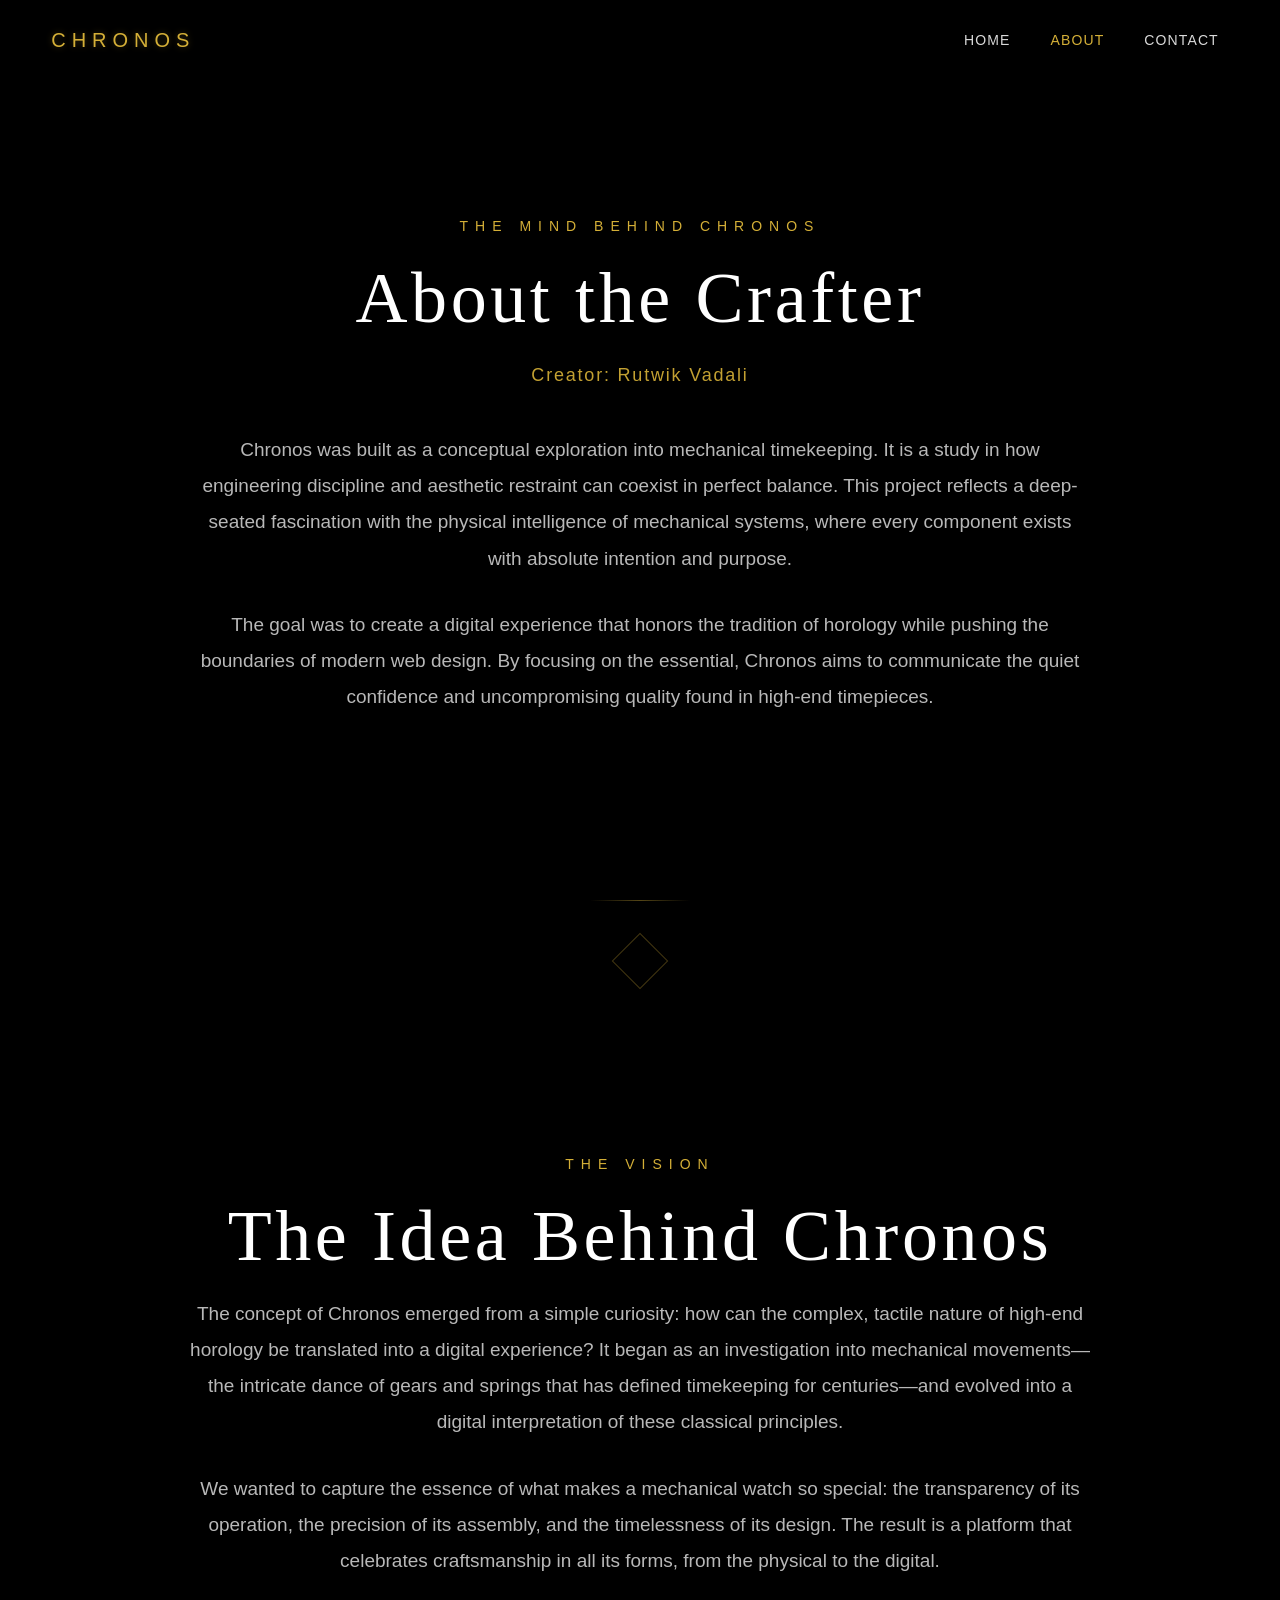
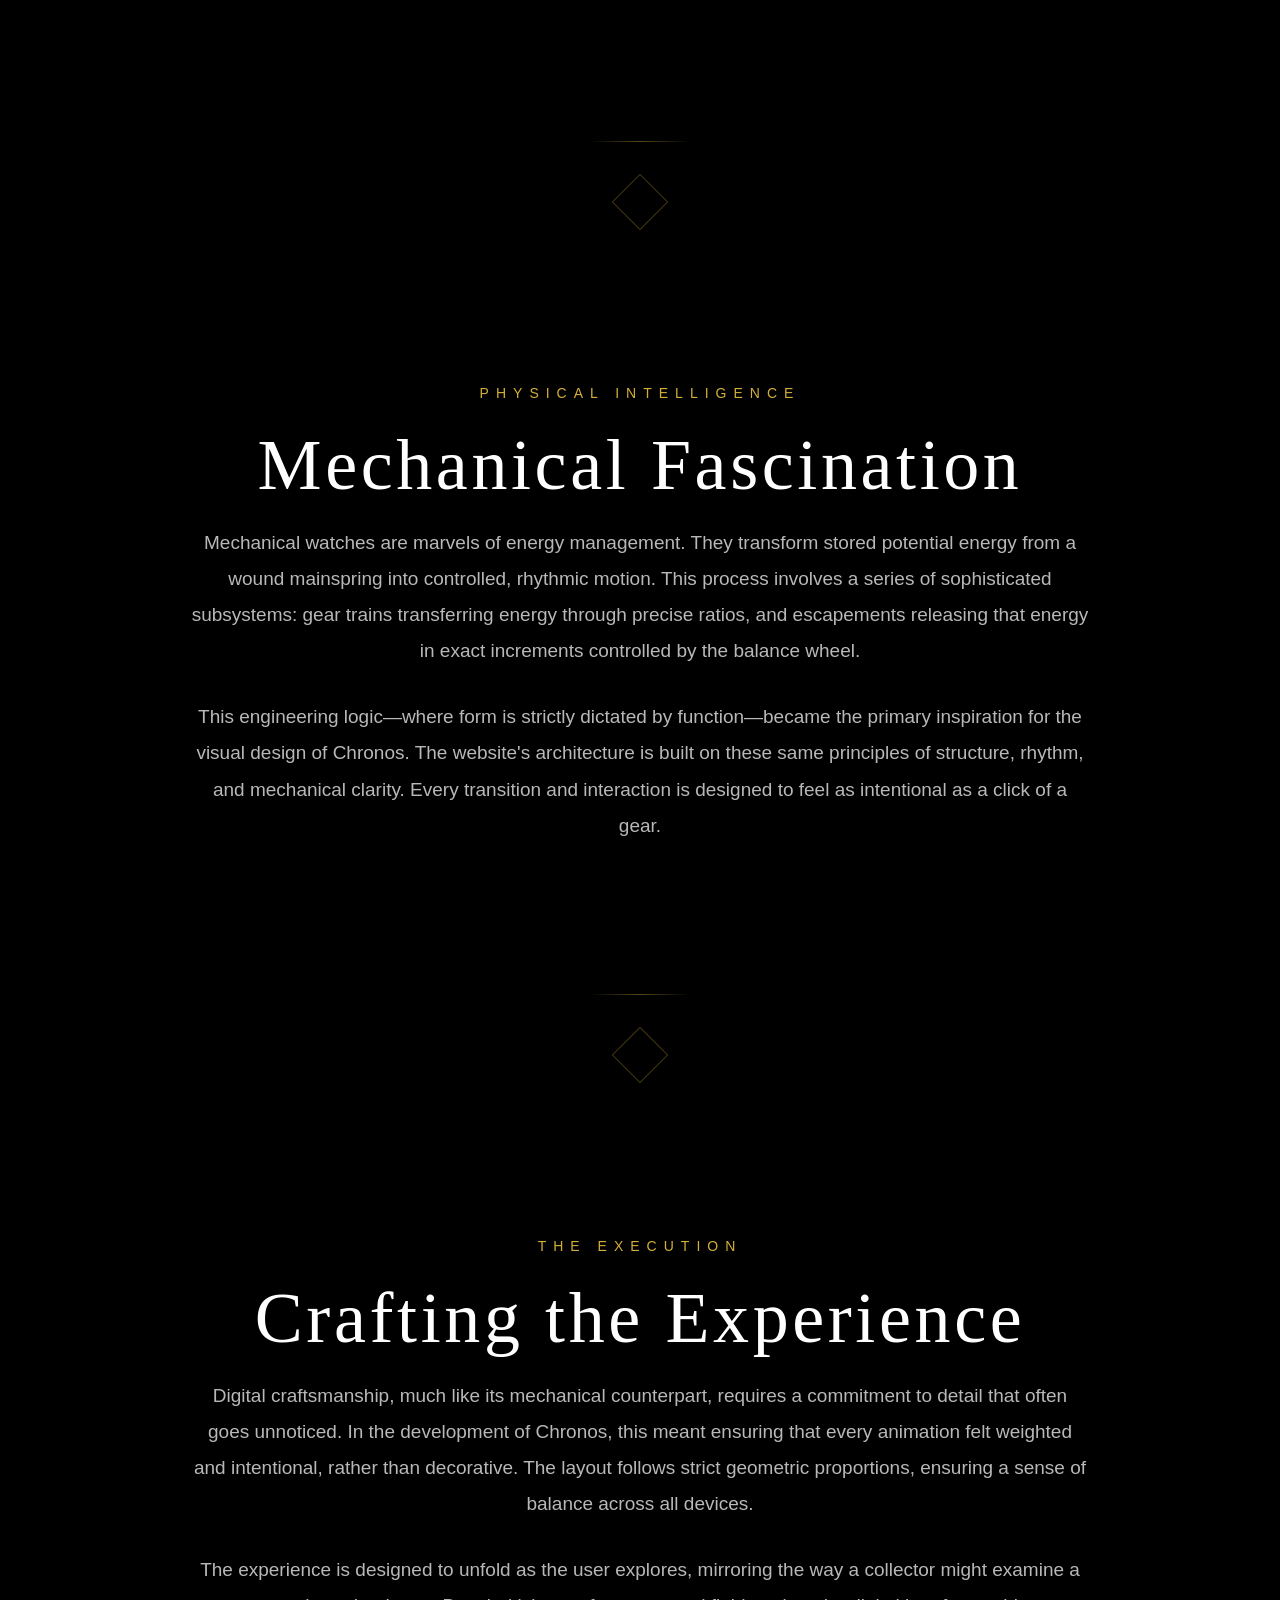
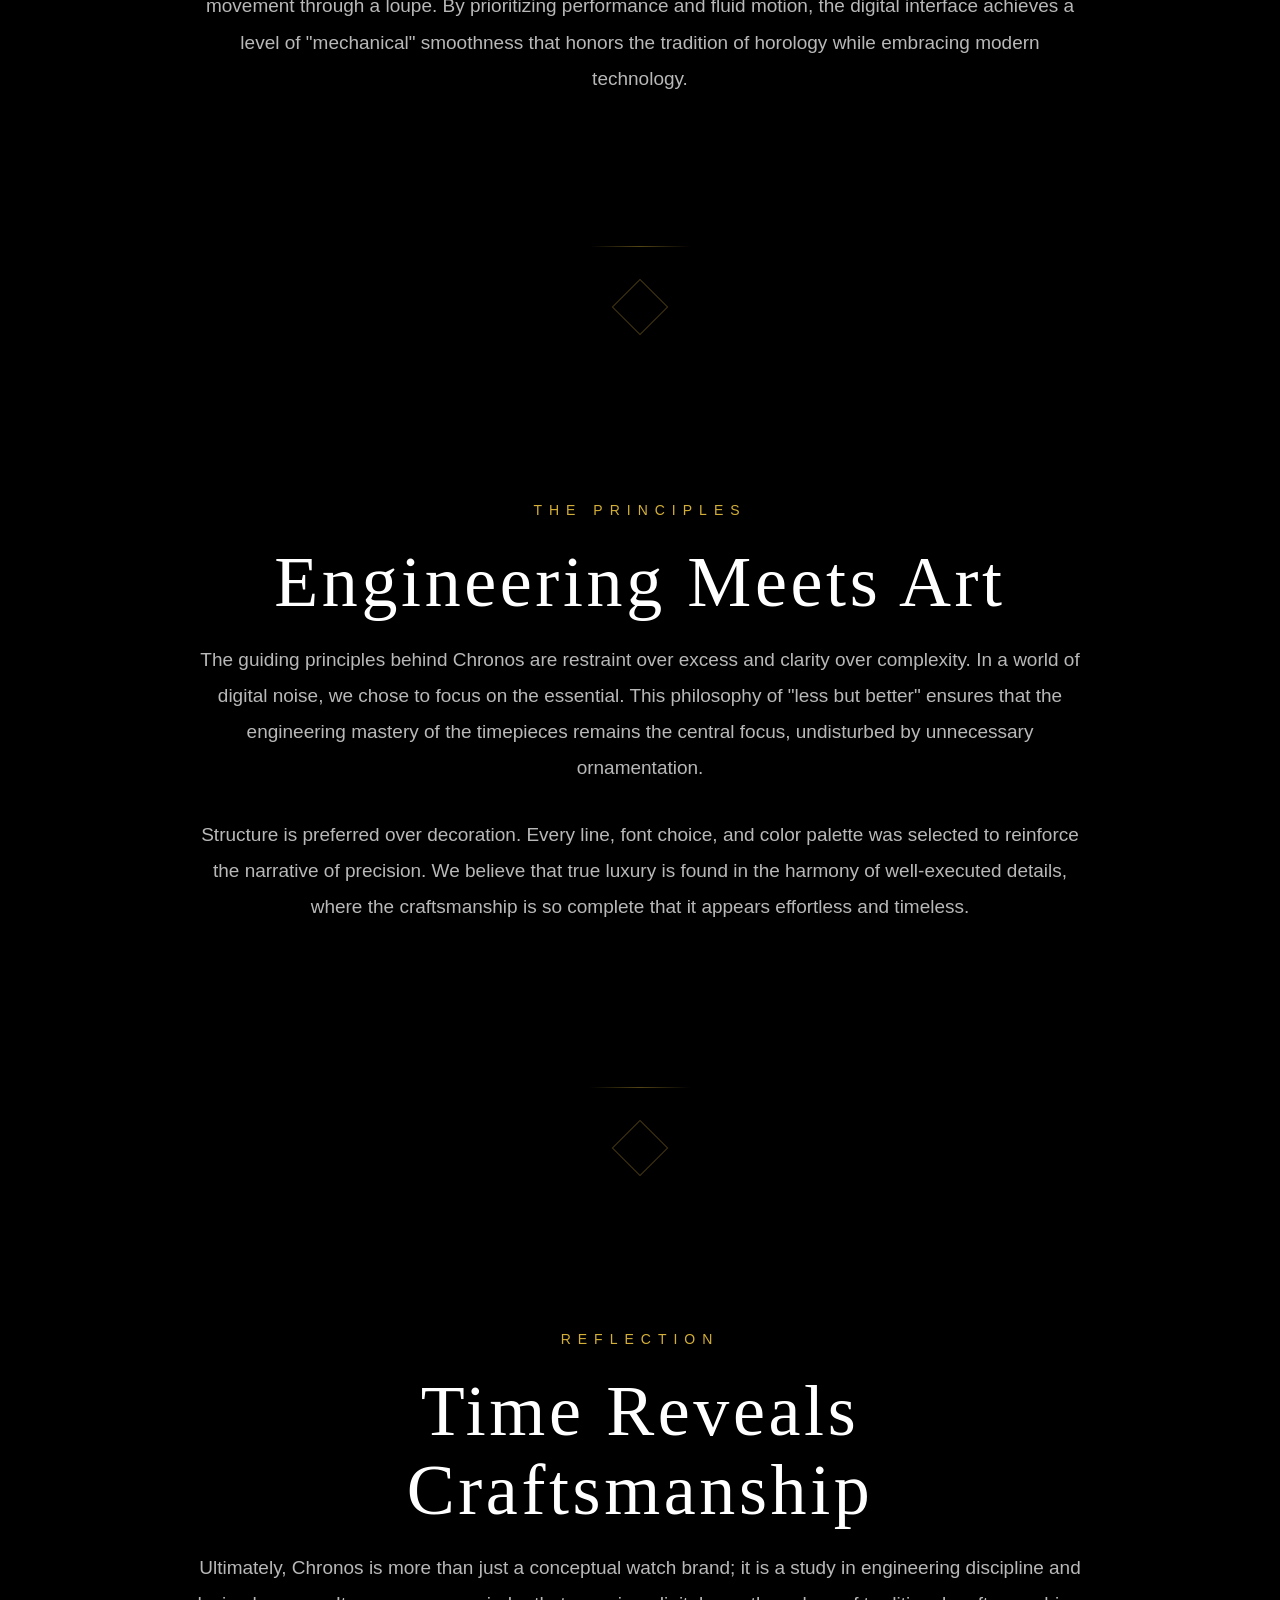
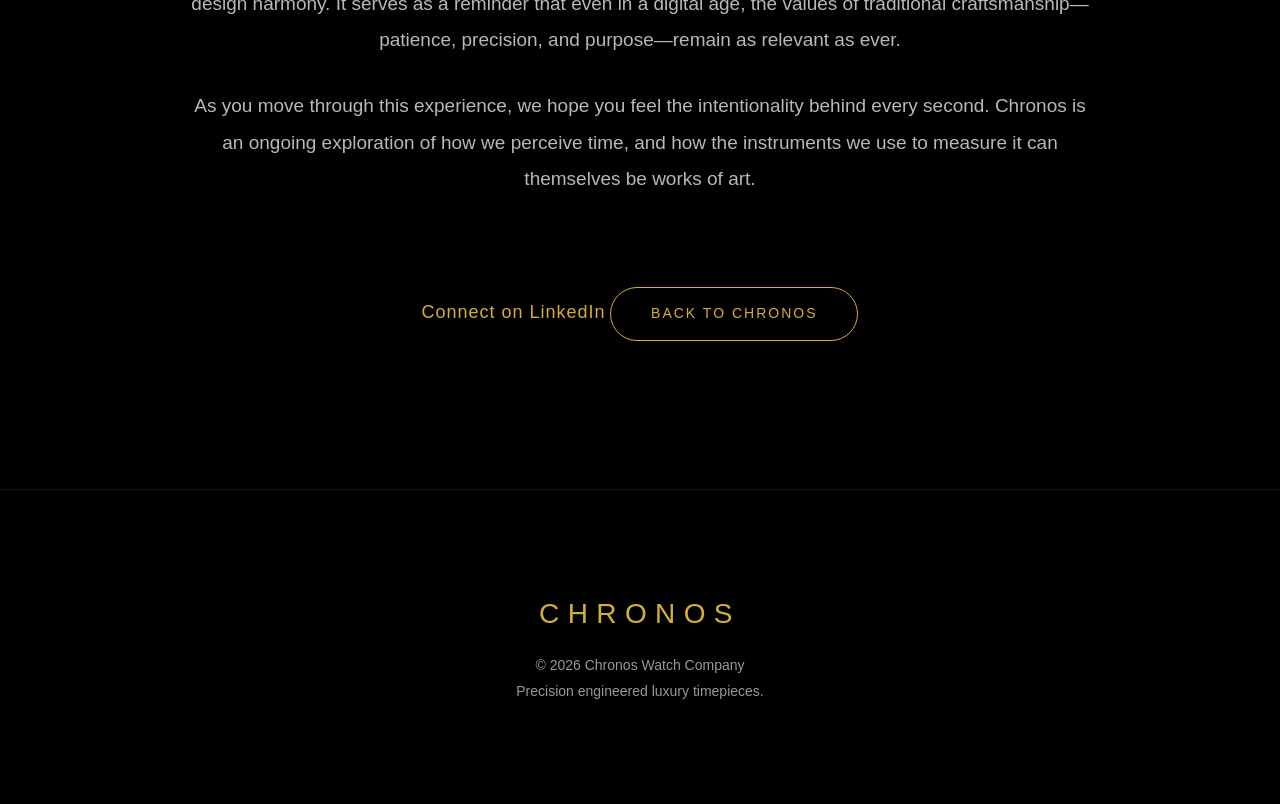
<file: chronos-luxury-watch/about.html>
<!DOCTYPE html>
<html lang="en">
<head>
  <meta charset="UTF-8">
  <meta name="viewport" content="width=device-width, initial-scale=1.0">
  <title>About the Crafter — Chronos</title>
  <link rel="stylesheet" href="style_clean.css">
  <link rel="stylesheet" href="style_luxury_enhancements.css">
  <style>
    :root {
      --serif-font: "Didot", "Bodoni MT", "Noto Serif Display", "Urw Palladio L", P052, Sylfaen, serif;
      --sans-font: -apple-system, BlinkMacSystemFont, "Segoe UI", Roboto, Helvetica, Arial, sans-serif;
    }

    body {
      background: #000000;
      color: #d9d9d9;
      overflow-x: hidden;
    }

    /* Storytelling Sections */
    .story-section {
      min-height: 80vh;
      display: flex;
      flex-direction: column;
      justify-content: center;
      align-items: center;
      padding: 120px 20px;
      text-align: center;
      position: relative;
    }

    .story-content {
      max-width: 900px;
      margin: 0 auto;
    }

    .story-title {
      font-family: var(--serif-font);
      font-size: clamp(40px, 6vw, 72px);
      margin-bottom: 20px;
      letter-spacing: 0.05em;
      color: #ffffff;
      line-height: 1.1;
    }

    .story-subtitle {
      font-size: 14px;
      text-transform: uppercase;
      letter-spacing: 0.5em;
      color: #d4af37;
      margin-bottom: 20px;
      display: block;
    }

    .creator-label {
      font-size: 18px;
      color: #d4af37;
      margin-bottom: 40px;
      letter-spacing: 0.1em;
      font-family: var(--sans-font);
    }

    .story-text p {
      margin-bottom: 30px;
      font-size: 19px;
      line-height: 1.9;
      opacity: 0.85;
      font-family: var(--sans-font);
      text-align: center;
    }

    /* Dividers */
    .luxury-divider {
      width: 100px;
      height: 1px;
      background: linear-gradient(to right, transparent, #d4af37, transparent);
      margin: 0 auto;
      opacity: 0.4;
    }

    .mechanical-motif {
      width: 40px;
      height: 40px;
      margin: 40px auto;
      opacity: 0.3;
      border: 1px solid #d4af37;
      transform: rotate(45deg);
    }

    /* Scroll animations */
    .reveal-on-scroll {
      opacity: 0;
      transform: translateY(30px);
      transition: all 0.8s cubic-bezier(0.16, 1, 0.3, 1);
    }

    .reveal-on-scroll.active {
      opacity: 1;
      transform: translateY(0);
    }

    /* Specific Section Adjustments */
    #intro {
      min-height: 100vh;
      padding-top: 180px;
    }

    .nav-links li.active a {
      color: #d4af37 !important;
    }

    .back-to-chronos {
      margin-top: 60px;
      display: inline-block;
    }

    .back-button {
      display: inline-block;
      padding: 14px 40px;
      border: 1px solid #d4af37;
      color: #d4af37;
      text-decoration: none;
      letter-spacing: 2px;
      border-radius: 30px;
      transition: all 0.4s ease;
      text-transform: uppercase;
      font-size: 14px;
    }

    .back-button:hover {
      background: #d4af37;
      color: black;
      box-shadow: 0 0 20px rgba(212, 175, 55, 0.6);
    }

    .linkedin-link {
      color: #d4af37;
      text-decoration: none;
      font-size: 18px;
      letter-spacing: 1px;
      border-bottom: 1px solid transparent;
      transition: all 0.3s ease;
      margin-bottom: 40px;
      display: inline-block;
    }

    .linkedin-link:hover {
      border-bottom-color: #d4af37;
      text-shadow: 0 0 10px rgba(212, 175, 55, 0.5);
    }

    footer {
      padding: 100px 0;
      text-align: center;
      background: #000;
      border-top: 1px solid rgba(212, 175, 55, 0.1);
    }
  </style>
</head>
<body>

  <nav class="navbar">
    <div class="navbar-container">
      <div class="logo" onclick="window.location.href='index.html'">CHRONOS</div>
      <ul class="nav-links">
        <li><a href="index.html">Home</a></li>
        <li class="active"><a href="about.html">About</a></li>
        <li><a href="index.html#contact">Contact</a></li>
      </ul>
    </div>
  </nav>

  <main>
    <!-- SECTION 1: INTRODUCTION -->
    <section id="intro" class="story-section reveal-on-scroll">
      <div class="story-content">
        <span class="story-subtitle">The Mind Behind Chronos</span>
        <h1 class="story-title">About the Crafter</h1>
        <p class="creator-label">Creator: Rutwik Vadali</p>
        <div class="story-text">
          <p>Chronos was built as a conceptual exploration into mechanical timekeeping. It is a study in how engineering discipline and aesthetic restraint can coexist in perfect balance. This project reflects a deep-seated fascination with the physical intelligence of mechanical systems, where every component exists with absolute intention and purpose.</p>
          <p>The goal was to create a digital experience that honors the tradition of horology while pushing the boundaries of modern web design. By focusing on the essential, Chronos aims to communicate the quiet confidence and uncompromising quality found in high-end timepieces.</p>
        </div>
      </div>
    </section>

    <div class="luxury-divider"></div>
    <div class="mechanical-motif"></div>

    <!-- SECTION 2: THE IDEA -->
    <section id="the-idea" class="story-section reveal-on-scroll">
      <div class="story-content">
        <span class="story-subtitle">The Vision</span>
        <h2 class="story-title">The Idea Behind Chronos</h2>
        <div class="story-text">
          <p>The concept of Chronos emerged from a simple curiosity: how can the complex, tactile nature of high-end horology be translated into a digital experience? It began as an investigation into mechanical movements—the intricate dance of gears and springs that has defined timekeeping for centuries—and evolved into a digital interpretation of these classical principles.</p>
          <p>We wanted to capture the essence of what makes a mechanical watch so special: the transparency of its operation, the precision of its assembly, and the timelessness of its design. The result is a platform that celebrates craftsmanship in all its forms, from the physical to the digital.</p>
        </div>
      </div>
    </section>

    <div class="luxury-divider"></div>
    <div class="mechanical-motif"></div>

    <!-- SECTION 3: MECHANICAL FASCINATION -->
    <section id="mechanical" class="story-section reveal-on-scroll">
      <div class="story-content">
        <span class="story-subtitle">Physical Intelligence</span>
        <h2 class="story-title">Mechanical Fascination</h2>
        <div class="story-text">
          <p>Mechanical watches are marvels of energy management. They transform stored potential energy from a wound mainspring into controlled, rhythmic motion. This process involves a series of sophisticated subsystems: gear trains transferring energy through precise ratios, and escapements releasing that energy in exact increments controlled by the balance wheel.</p>
          <p>This engineering logic—where form is strictly dictated by function—became the primary inspiration for the visual design of Chronos. The website's architecture is built on these same principles of structure, rhythm, and mechanical clarity. Every transition and interaction is designed to feel as intentional as a click of a gear.</p>
        </div>
      </div>
    </section>

    <div class="luxury-divider"></div>
    <div class="mechanical-motif"></div>

    <!-- SECTION 4: DIGITAL CRAFTSMANSHIP -->
    <section id="craftsmanship" class="story-section reveal-on-scroll">
      <div class="story-content">
        <span class="story-subtitle">The Execution</span>
        <h2 class="story-title">Crafting the Experience</h2>
        <div class="story-text">
          <p>Digital craftsmanship, much like its mechanical counterpart, requires a commitment to detail that often goes unnoticed. In the development of Chronos, this meant ensuring that every animation felt weighted and intentional, rather than decorative. The layout follows strict geometric proportions, ensuring a sense of balance across all devices.</p>
          <p>The experience is designed to unfold as the user explores, mirroring the way a collector might examine a movement through a loupe. By prioritizing performance and fluid motion, the digital interface achieves a level of "mechanical" smoothness that honors the tradition of horology while embracing modern technology.</p>
        </div>
      </div>
    </section>

    <div class="luxury-divider"></div>
    <div class="mechanical-motif"></div>

    <!-- SECTION 5: DESIGN PHILOSOPHY -->
    <section id="philosophy" class="story-section reveal-on-scroll">
      <div class="story-content">
        <span class="story-subtitle">The Principles</span>
        <h2 class="story-title">Engineering Meets Art</h2>
        <div class="story-text">
          <p>The guiding principles behind Chronos are restraint over excess and clarity over complexity. In a world of digital noise, we chose to focus on the essential. This philosophy of "less but better" ensures that the engineering mastery of the timepieces remains the central focus, undisturbed by unnecessary ornamentation.</p>
          <p>Structure is preferred over decoration. Every line, font choice, and color palette was selected to reinforce the narrative of precision. We believe that true luxury is found in the harmony of well-executed details, where the craftsmanship is so complete that it appears effortless and timeless.</p>
        </div>
      </div>
    </section>

    <div class="luxury-divider"></div>
    <div class="mechanical-motif"></div>

    <!-- SECTION 6: CLOSING -->
    <section id="closing" class="story-section reveal-on-scroll">
      <div class="story-content">
        <span class="story-subtitle">Reflection</span>
        <h2 class="story-title">Time Reveals Craftsmanship</h2>
        <div class="story-text">
          <p>Ultimately, Chronos is more than just a conceptual watch brand; it is a study in engineering discipline and design harmony. It serves as a reminder that even in a digital age, the values of traditional craftsmanship—patience, precision, and purpose—remain as relevant as ever.</p>
          <p>As you move through this experience, we hope you feel the intentionality behind every second. Chronos is an ongoing exploration of how we perceive time, and how the instruments we use to measure it can themselves be works of art.</p>
        </div>
        
        <a href="https://www.linkedin.com/in/rutwik-vadali/" target="_blank" class="linkedin-link">
          Connect on LinkedIn
        </a>

        <div class="back-to-chronos">
          <a href="index.html" class="back-button">BACK TO CHRONOS</a>
        </div>
      </div>
    </section>
  </main>

  <footer>
    <div class="footer-logo">CHRONOS</div>
    <p>© 2026 Chronos Watch Company</p>
    <p>Precision engineered luxury timepieces.</p>
  </footer>

  <script src="js/scrollanimations.js"></script>
  <script>
    // Reveal animations on scroll
    const revealElements = document.querySelectorAll('.reveal-on-scroll');
    const observerOptions = {
      threshold: 0.1,
      rootMargin: "0px 0px -50px 0px"
    };

    const observer = new IntersectionObserver((entries) => {
      entries.forEach(entry => {
        if (entry.isIntersecting) {
          entry.target.classList.add('active');
        }
      });
    }, observerOptions);

    revealElements.forEach(el => observer.observe(el));
  </script>
</body>
</html>
</file>
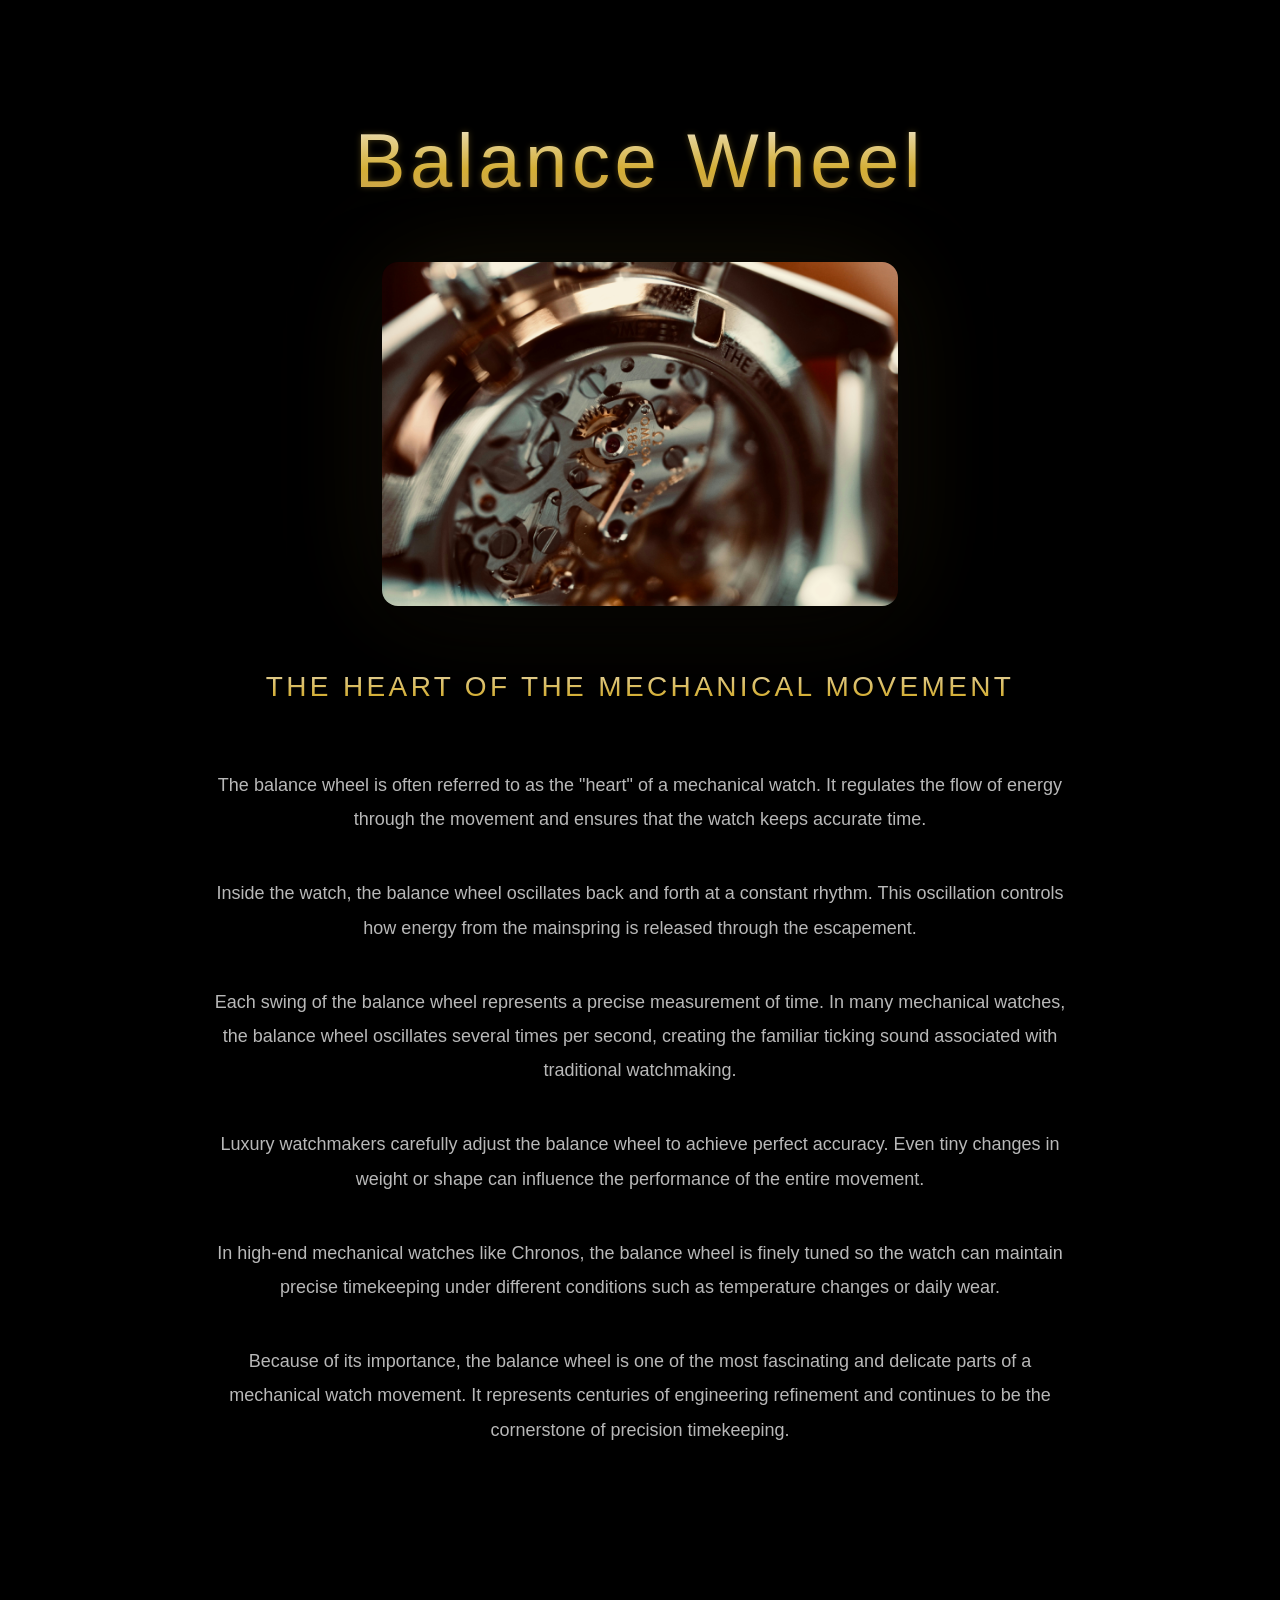
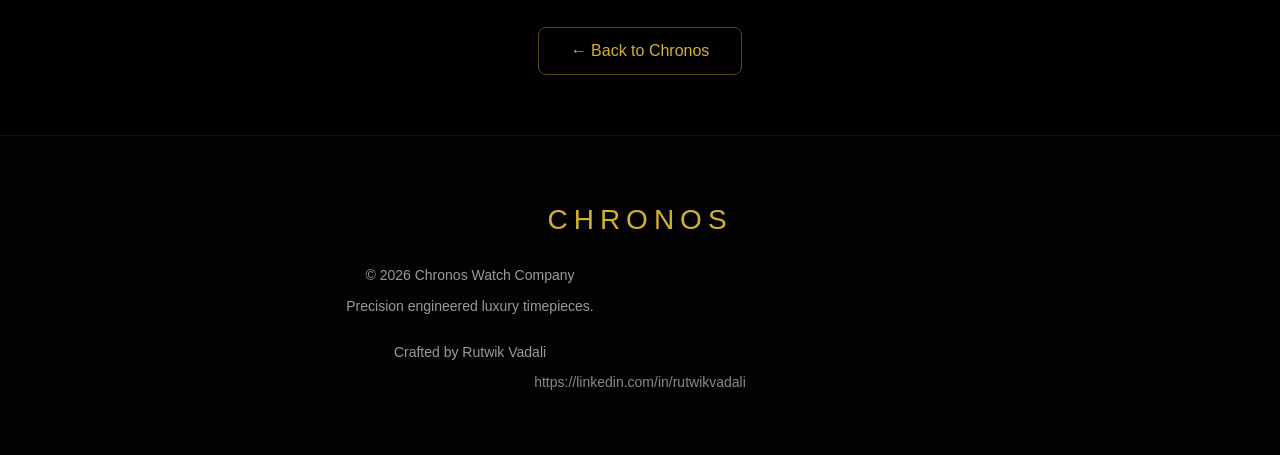
<file: chronos-luxury-watch/balance.html>
<!DOCTYPE html>
<html lang="en">

<head>
  <meta charset="UTF-8">
  <meta name="viewport" content="width=device-width, initial-scale=1.0">
  <title>Balance Wheel — Chronos</title>
  <link rel="stylesheet" href="style_clean.css">
  <style>
    body {
      background: #000000;
    }
    .page-section {
      padding-top: 120px;
      padding-bottom: 80px;
    }
    .page-content {
      max-width: 900px;
      margin: 0 auto;
      padding: 0 20px;
    }
    .page-image {
      width: 60%;
      max-width: 820px;
      margin: 60px auto;
      display: block;
      border-radius: 16px;
      box-shadow: 0 30px 80px rgba(0,0,0,0.65), 0 0 120px rgba(200,160,60,0.12);
    }
    .page-back {
      text-align: center;
      padding: 60px 20px;
    }
    .page-back button {
      padding: 14px 32px;
      background: transparent;
      color: #d4af37;
      border: 1px solid rgba(212,175,55,0.4);
      border-radius: 8px;
      font-size: 16px;
      cursor: pointer;
      transition: all 0.3s ease;
    }
    .page-back button:hover {
      background: #d4af37;
      color: #000000;
      transform: translateY(-3px);
    }
    .engineering-text {
      font-size: 18px;
      line-height: 1.9;
      max-width: 900px;
      margin: 0 auto 40px;
      opacity: 0.85;
      text-align: center;
    }
    footer {
      margin-top: 0;
      padding: 60px 20px;
      text-align: center;
      background: #030303;
    }
    .footer-logo {
      font-size: 28px;
      letter-spacing: 6px;
      margin-bottom: 20px;
      color: #d4af37;
    }
    footer p {
      opacity: 0.7;
      margin: 6px 0;
      font-size: 14px;
    }
  </style>
</head>

<body>

<!-- PAGE CONTENT -->
<section class="page-section">
  <div class="page-content">
    <h1 class="section-title">Balance Wheel</h1>
    <img src="assets/images/mechanics.jpg" class="page-image" alt="Chronos Balance Wheel">
    <p class="section-sub" style="font-size: clamp(22px,3vw,28px); margin-bottom: 60px;">
      The heart of the mechanical movement
    </p>
    
    <p class="engineering-text">
      The balance wheel is often referred to as the "heart" of a mechanical watch. It regulates the flow of energy through the movement and ensures that the watch keeps accurate time.
    </p>
    
    <p class="engineering-text">
      Inside the watch, the balance wheel oscillates back and forth at a constant rhythm. This oscillation controls how energy from the mainspring is released through the escapement.
    </p>
    
    <p class="engineering-text">
      Each swing of the balance wheel represents a precise measurement of time. In many mechanical watches, the balance wheel oscillates several times per second, creating the familiar ticking sound associated with traditional watchmaking.
    </p>
    
    <p class="engineering-text">
      Luxury watchmakers carefully adjust the balance wheel to achieve perfect accuracy. Even tiny changes in weight or shape can influence the performance of the entire movement.
    </p>
    
    <p class="engineering-text">
      In high-end mechanical watches like Chronos, the balance wheel is finely tuned so the watch can maintain precise timekeeping under different conditions such as temperature changes or daily wear.
    </p>
    
    <p class="engineering-text">
      Because of its importance, the balance wheel is one of the most fascinating and delicate parts of a mechanical watch movement. It represents centuries of engineering refinement and continues to be the cornerstone of precision timekeeping.
    </p>
  </div>
</section>

<!-- BACK BUTTON -->
<section class="page-back">
  <button onclick="window.location.href='index.html'">← Back to Chronos</button>
</section>

<!-- FOOTER -->
<footer>
  <div class="footer-logo">CHRONOS</div>
  <p>© 2026 Chronos Watch Company</p>
  <p>Precision engineered luxury timepieces.</p>
  <div class="footer-credit">
    <p>Crafted by Rutwik Vadali</p>
    <a href="https://linkedin.com/in/rutwikvadali" target="_blank" class="linkedin-link">https://linkedin.com/in/rutwikvadali</a>
  </div>
</footer>

</body>

</html>
</file>
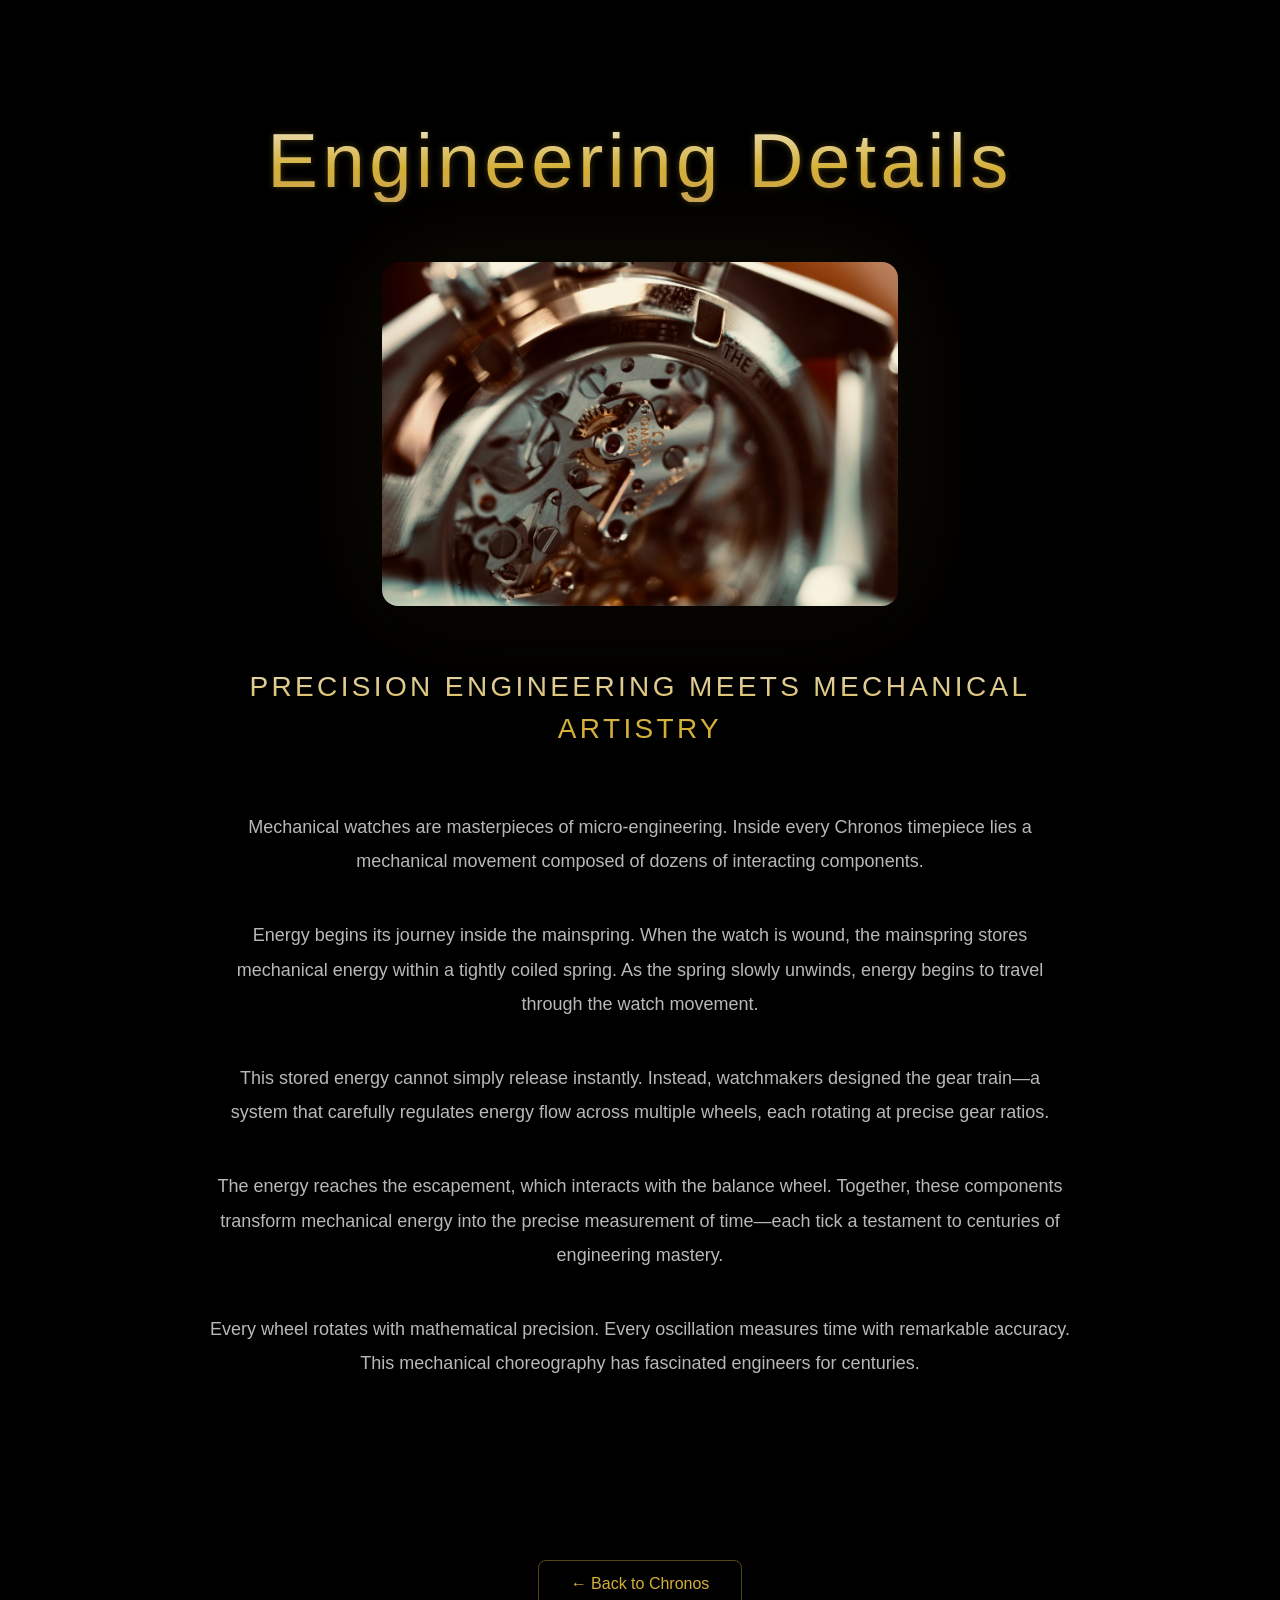
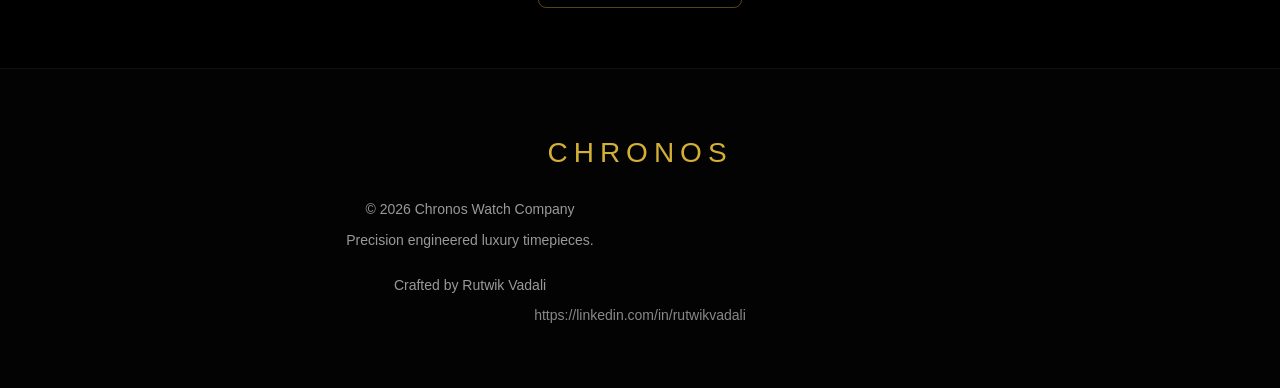
<file: chronos-luxury-watch/engineering.html>
<!DOCTYPE html>
<html lang="en">

<head>
  <meta charset="UTF-8">
  <meta name="viewport" content="width=device-width, initial-scale=1.0">
  <title>Engineering — Chronos</title>
  <link rel="stylesheet" href="style_clean.css">
  <style>
    body {
      background: #000000;
    }
    .page-section {
      padding-top: 120px;
      padding-bottom: 80px;
    }
    .page-content {
      max-width: 900px;
      margin: 0 auto;
      padding: 0 20px;
    }
    .page-image {
      width: 60%;
      max-width: 820px;
      margin: 60px auto;
      display: block;
      border-radius: 16px;
      box-shadow: 0 30px 80px rgba(0,0,0,0.65), 0 0 120px rgba(200,160,60,0.12);
    }
    .page-back {
      text-align: center;
      padding: 60px 20px;
    }
    .page-back button {
      padding: 14px 32px;
      background: transparent;
      color: #d4af37;
      border: 1px solid rgba(212,175,55,0.4);
      border-radius: 8px;
      font-size: 16px;
      cursor: pointer;
      transition: all 0.3s ease;
    }
    .page-back button:hover {
      background: #d4af37;
      color: #000000;
      transform: translateY(-3px);
    }
    .engineering-text {
      font-size: 18px;
      line-height: 1.9;
      max-width: 900px;
      margin: 0 auto 40px;
      opacity: 0.85;
      text-align: center;
    }
    footer {
      margin-top: 0;
      padding: 60px 20px;
      text-align: center;
      background: #030303;
    }
    .footer-logo {
      font-size: 28px;
      letter-spacing: 6px;
      margin-bottom: 20px;
      color: #d4af37;
    }
    footer p {
      opacity: 0.7;
      margin: 6px 0;
      font-size: 14px;
    }
  </style>
</head>

<body>

<!-- PAGE CONTENT -->
<section class="page-section">
  <div class="page-content">
    <h1 class="section-title">Engineering Details</h1>
    <img src="assets/images/mechanics.jpg" class="page-image" alt="Chronos Mechanical Engineering">
    <p class="section-sub" style="font-size: clamp(22px,3vw,28px); margin-bottom: 60px;">
      Precision Engineering Meets Mechanical Artistry
    </p>
    
    <p class="engineering-text">
      Mechanical watches are masterpieces of micro-engineering. Inside every Chronos timepiece lies a mechanical movement composed of dozens of interacting components.
    </p>
    
    <p class="engineering-text">
      Energy begins its journey inside the mainspring. When the watch is wound, the mainspring stores mechanical energy within a tightly coiled spring. As the spring slowly unwinds, energy begins to travel through the watch movement.
    </p>
    
    <p class="engineering-text">
      This stored energy cannot simply release instantly. Instead, watchmakers designed the gear train—a system that carefully regulates energy flow across multiple wheels, each rotating at precise gear ratios.
    </p>
    
    <p class="engineering-text">
      The energy reaches the escapement, which interacts with the balance wheel. Together, these components transform mechanical energy into the precise measurement of time—each tick a testament to centuries of engineering mastery.
    </p>
    
    <p class="engineering-text">
      Every wheel rotates with mathematical precision. Every oscillation measures time with remarkable accuracy. This mechanical choreography has fascinated engineers for centuries.
    </p>
  </div>
</section>

<!-- BACK BUTTON -->
<section class="page-back">
  <button onclick="window.location.href='index.html'">← Back to Chronos</button>
</section>

<!-- FOOTER -->
<footer>
  <div class="footer-logo">CHRONOS</div>
  <p>© 2026 Chronos Watch Company</p>
  <p>Precision engineered luxury timepieces.</p>
  <div class="footer-credit">
    <p>Crafted by Rutwik Vadali</p>
    <a href="https://linkedin.com/in/rutwikvadali" target="_blank" class="linkedin-link">https://linkedin.com/in/rutwikvadali</a>
  </div>
</footer>

</body>

</html>
</file>
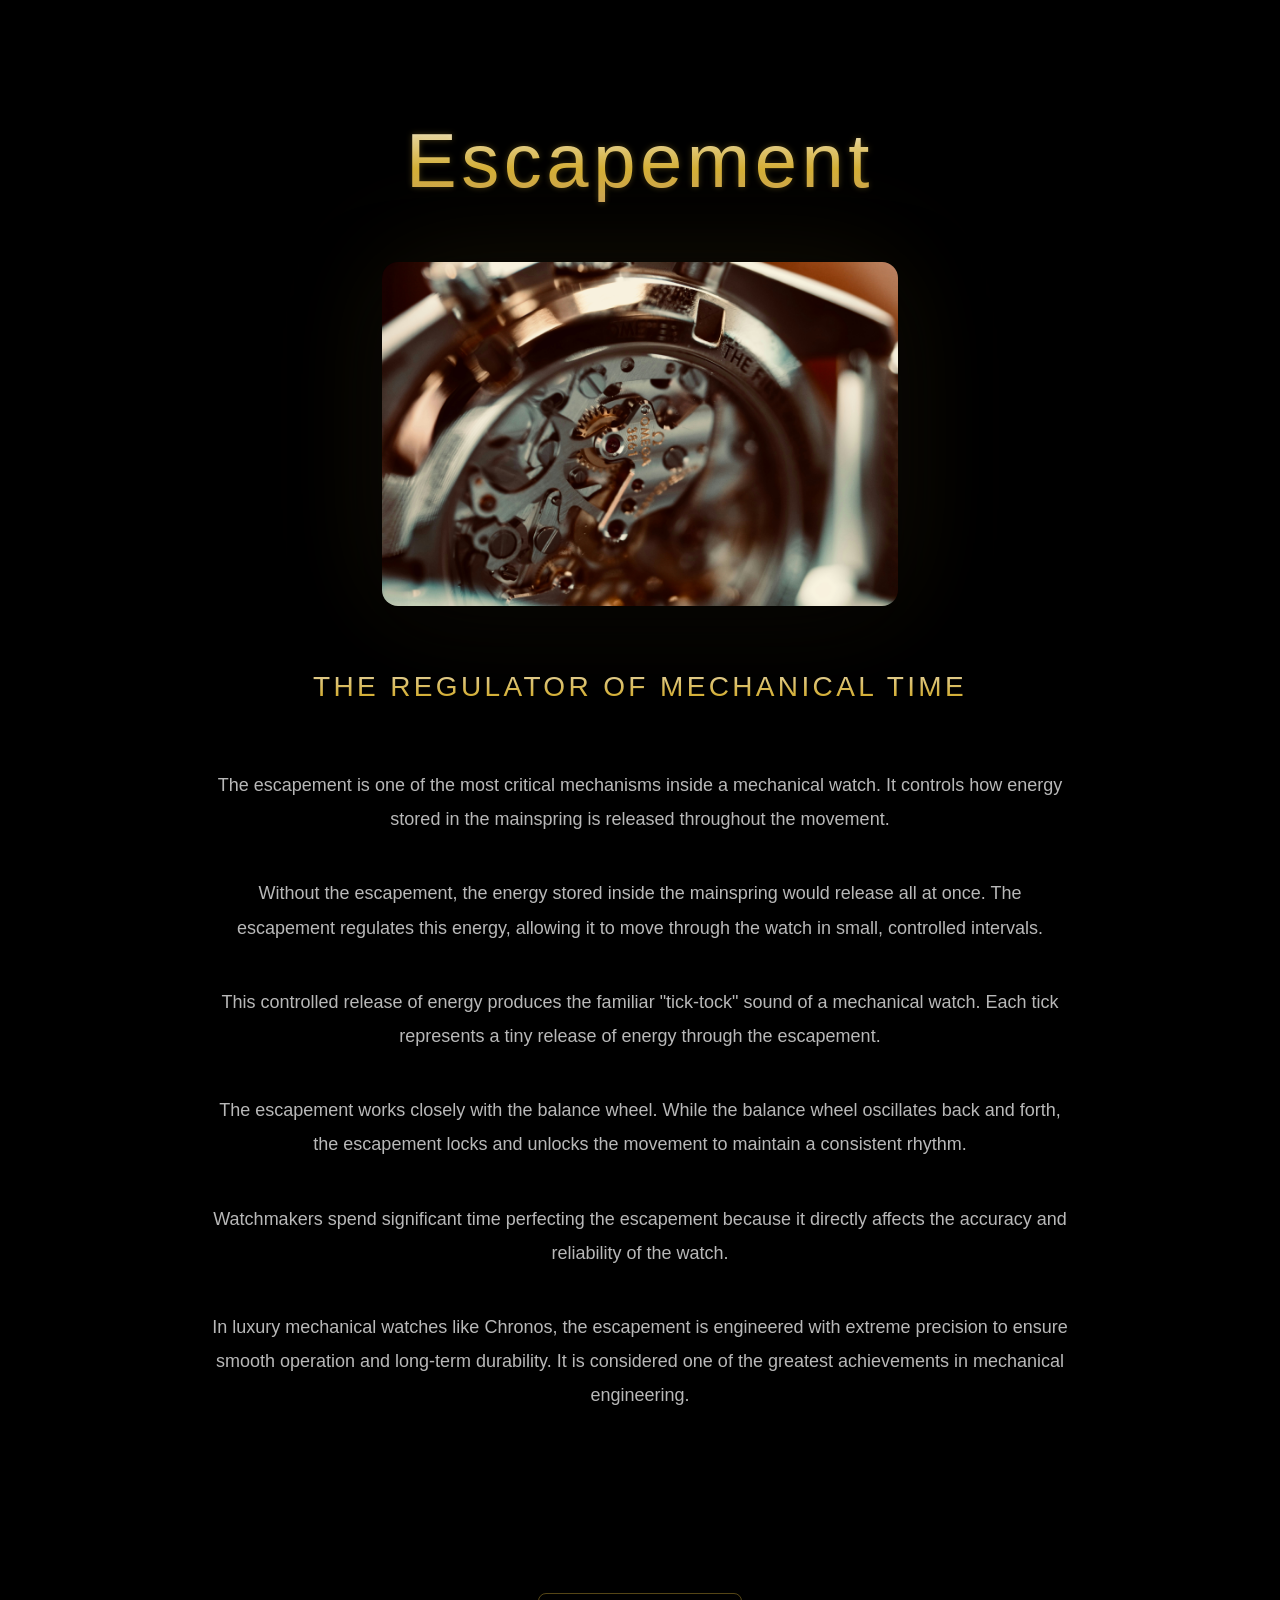
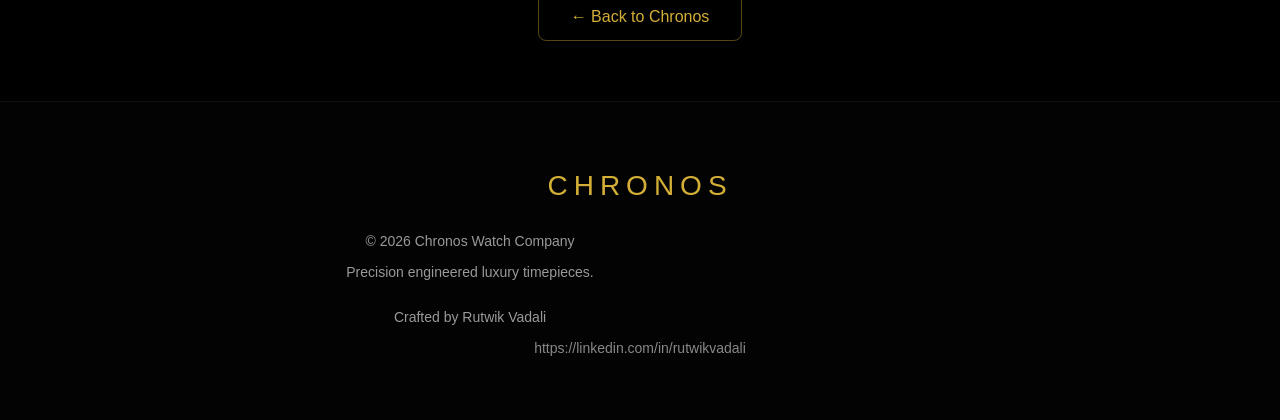
<file: chronos-luxury-watch/escapement.html>
<!DOCTYPE html>
<html lang="en">

<head>
  <meta charset="UTF-8">
  <meta name="viewport" content="width=device-width, initial-scale=1.0">
  <title>Escapement — Chronos</title>
  <link rel="stylesheet" href="style_clean.css">
  <style>
    body {
      background: #000000;
    }
    .page-section {
      padding-top: 120px;
      padding-bottom: 80px;
    }
    .page-content {
      max-width: 900px;
      margin: 0 auto;
      padding: 0 20px;
    }
    .page-image {
      width: 60%;
      max-width: 820px;
      margin: 60px auto;
      display: block;
      border-radius: 16px;
      box-shadow: 0 30px 80px rgba(0,0,0,0.65), 0 0 120px rgba(200,160,60,0.12);
    }
    .page-back {
      text-align: center;
      padding: 60px 20px;
    }
    .page-back button {
      padding: 14px 32px;
      background: transparent;
      color: #d4af37;
      border: 1px solid rgba(212,175,55,0.4);
      border-radius: 8px;
      font-size: 16px;
      cursor: pointer;
      transition: all 0.3s ease;
    }
    .page-back button:hover {
      background: #d4af37;
      color: #000000;
      transform: translateY(-3px);
    }
    .engineering-text {
      font-size: 18px;
      line-height: 1.9;
      max-width: 900px;
      margin: 0 auto 40px;
      opacity: 0.85;
      text-align: center;
    }
    footer {
      margin-top: 0;
      padding: 60px 20px;
      text-align: center;
      background: #030303;
    }
    .footer-logo {
      font-size: 28px;
      letter-spacing: 6px;
      margin-bottom: 20px;
      color: #d4af37;
    }
    footer p {
      opacity: 0.7;
      margin: 6px 0;
      font-size: 14px;
    }
  </style>
</head>

<body>

<!-- PAGE CONTENT -->
<section class="page-section">
  <div class="page-content">
    <h1 class="section-title">Escapement</h1>
    <img src="assets/images/mechanics.jpg" class="page-image" alt="Chronos Escapement">
    <p class="section-sub" style="font-size: clamp(22px,3vw,28px); margin-bottom: 60px;">
      The regulator of mechanical time
    </p>
    
    <p class="engineering-text">
      The escapement is one of the most critical mechanisms inside a mechanical watch. It controls how energy stored in the mainspring is released throughout the movement.
    </p>
    
    <p class="engineering-text">
      Without the escapement, the energy stored inside the mainspring would release all at once. The escapement regulates this energy, allowing it to move through the watch in small, controlled intervals.
    </p>
    
    <p class="engineering-text">
      This controlled release of energy produces the familiar "tick-tock" sound of a mechanical watch. Each tick represents a tiny release of energy through the escapement.
    </p>
    
    <p class="engineering-text">
      The escapement works closely with the balance wheel. While the balance wheel oscillates back and forth, the escapement locks and unlocks the movement to maintain a consistent rhythm.
    </p>
    
    <p class="engineering-text">
      Watchmakers spend significant time perfecting the escapement because it directly affects the accuracy and reliability of the watch.
    </p>
    
    <p class="engineering-text">
      In luxury mechanical watches like Chronos, the escapement is engineered with extreme precision to ensure smooth operation and long-term durability. It is considered one of the greatest achievements in mechanical engineering.
    </p>
  </div>
</section>

<!-- BACK BUTTON -->
<section class="page-back">
  <button onclick="window.location.href='index.html'">← Back to Chronos</button>
</section>

<!-- FOOTER -->
<footer>
  <div class="footer-logo">CHRONOS</div>
  <p>© 2026 Chronos Watch Company</p>
  <p>Precision engineered luxury timepieces.</p>
  <div class="footer-credit">
    <p>Crafted by Rutwik Vadali</p>
    <a href="https://linkedin.com/in/rutwikvadali" target="_blank" class="linkedin-link">https://linkedin.com/in/rutwikvadali</a>
  </div>
</footer>

</body>

</html>
</file>
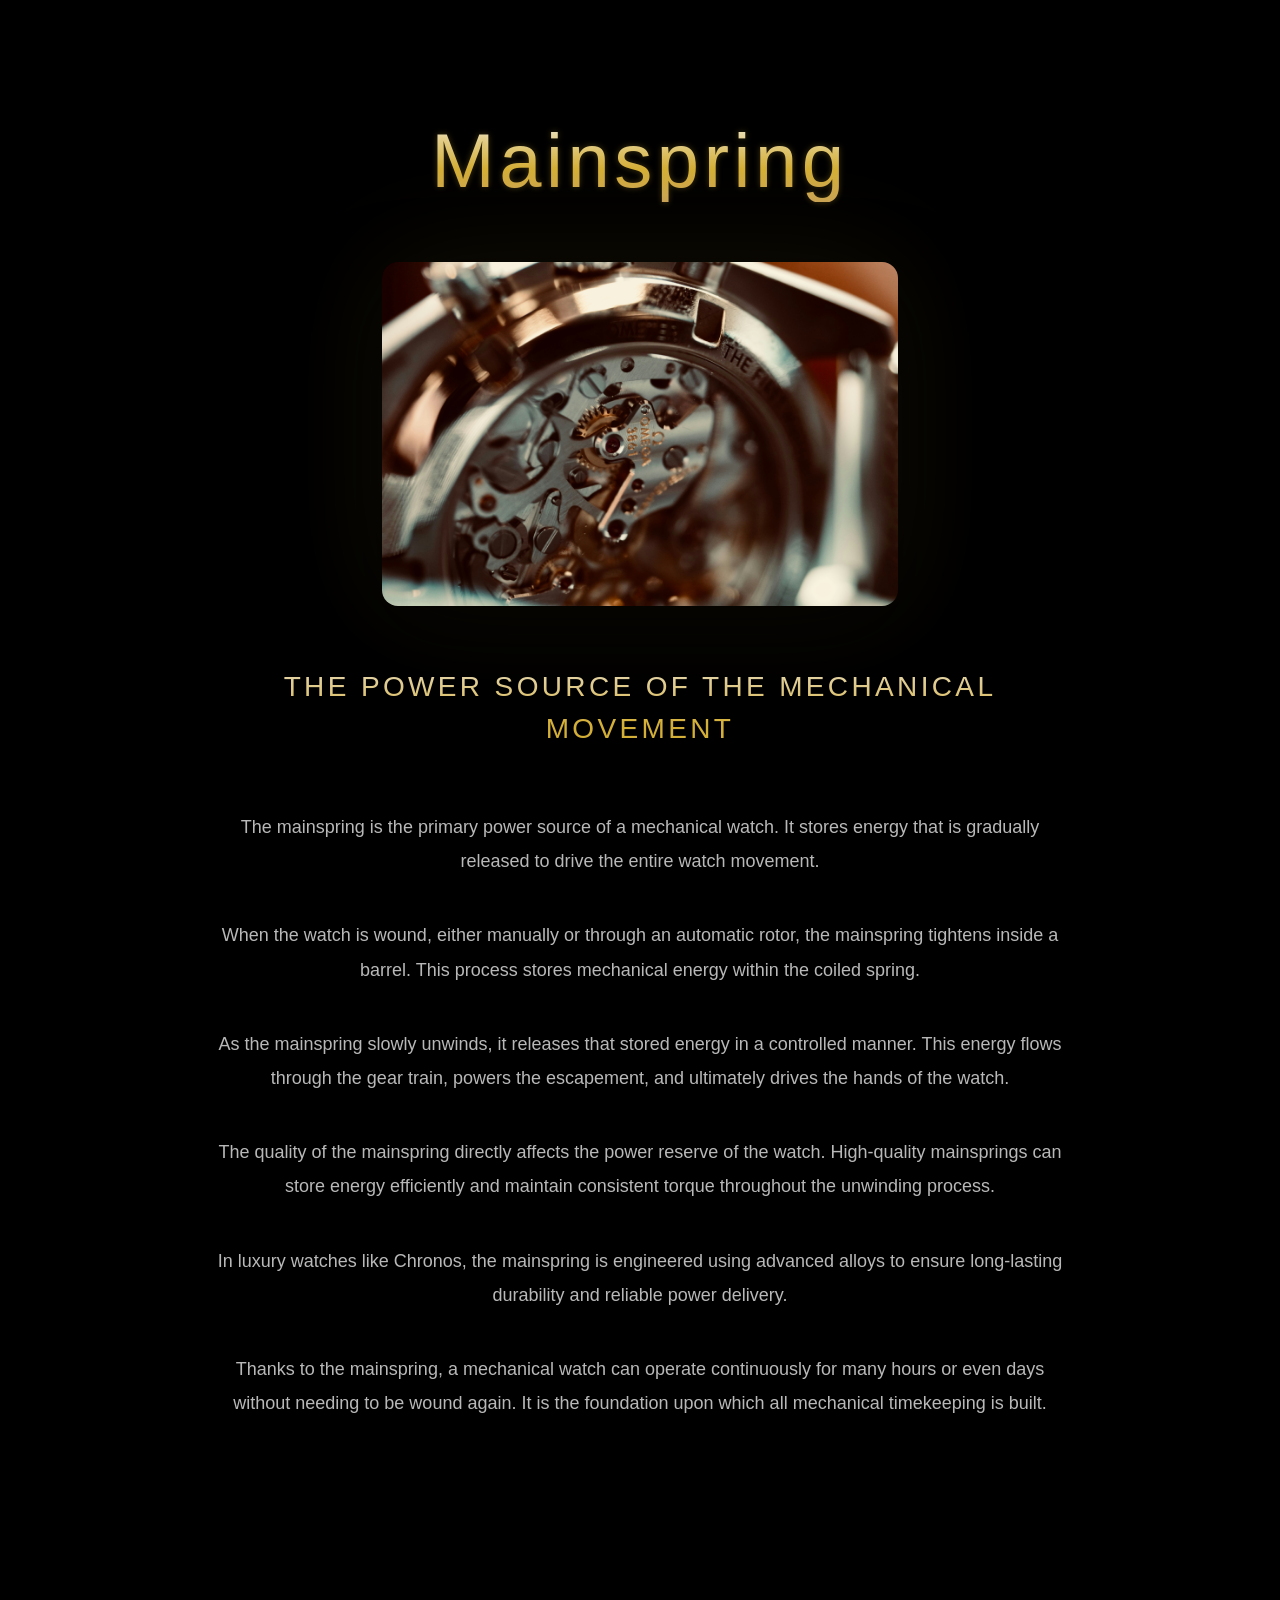
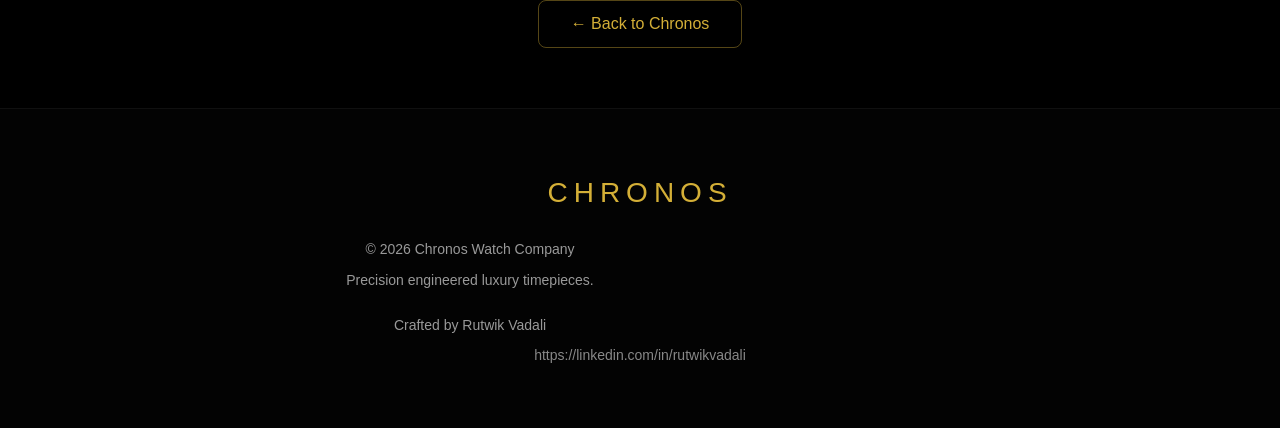
<file: chronos-luxury-watch/mainspring.html>
<!DOCTYPE html>
<html lang="en">

<head>
  <meta charset="UTF-8">
  <meta name="viewport" content="width=device-width, initial-scale=1.0">
  <title>Mainspring — Chronos</title>
  <link rel="stylesheet" href="style_clean.css">
  <style>
    body {
      background: #000000;
    }
    .page-section {
      padding-top: 120px;
      padding-bottom: 80px;
    }
    .page-content {
      max-width: 900px;
      margin: 0 auto;
      padding: 0 20px;
    }
    .page-image {
      width: 60%;
      max-width: 820px;
      margin: 60px auto;
      display: block;
      border-radius: 16px;
      box-shadow: 0 30px 80px rgba(0,0,0,0.65), 0 0 120px rgba(200,160,60,0.12);
    }
    .page-back {
      text-align: center;
      padding: 60px 20px;
    }
    .page-back button {
      padding: 14px 32px;
      background: transparent;
      color: #d4af37;
      border: 1px solid rgba(212,175,55,0.4);
      border-radius: 8px;
      font-size: 16px;
      cursor: pointer;
      transition: all 0.3s ease;
    }
    .page-back button:hover {
      background: #d4af37;
      color: #000000;
      transform: translateY(-3px);
    }
    .engineering-text {
      font-size: 18px;
      line-height: 1.9;
      max-width: 900px;
      margin: 0 auto 40px;
      opacity: 0.85;
      text-align: center;
    }
    footer {
      margin-top: 0;
      padding: 60px 20px;
      text-align: center;
      background: #030303;
    }
    .footer-logo {
      font-size: 28px;
      letter-spacing: 6px;
      margin-bottom: 20px;
      color: #d4af37;
    }
    footer p {
      opacity: 0.7;
      margin: 6px 0;
      font-size: 14px;
    }
  </style>
</head>

<body>

<!-- PAGE CONTENT -->
<section class="page-section">
  <div class="page-content">
    <h1 class="section-title">Mainspring</h1>
    <img src="assets/images/mechanics.jpg" class="page-image" alt="Chronos Mainspring">
    <p class="section-sub" style="font-size: clamp(22px,3vw,28px); margin-bottom: 60px;">
      The power source of the mechanical movement
    </p>
    
    <p class="engineering-text">
      The mainspring is the primary power source of a mechanical watch. It stores energy that is gradually released to drive the entire watch movement.
    </p>
    
    <p class="engineering-text">
      When the watch is wound, either manually or through an automatic rotor, the mainspring tightens inside a barrel. This process stores mechanical energy within the coiled spring.
    </p>
    
    <p class="engineering-text">
      As the mainspring slowly unwinds, it releases that stored energy in a controlled manner. This energy flows through the gear train, powers the escapement, and ultimately drives the hands of the watch.
    </p>
    
    <p class="engineering-text">
      The quality of the mainspring directly affects the power reserve of the watch. High-quality mainsprings can store energy efficiently and maintain consistent torque throughout the unwinding process.
    </p>
    
    <p class="engineering-text">
      In luxury watches like Chronos, the mainspring is engineered using advanced alloys to ensure long-lasting durability and reliable power delivery.
    </p>
    
    <p class="engineering-text">
      Thanks to the mainspring, a mechanical watch can operate continuously for many hours or even days without needing to be wound again. It is the foundation upon which all mechanical timekeeping is built.
    </p>
  </div>
</section>

<!-- BACK BUTTON -->
<section class="page-back">
  <button onclick="window.location.href='index.html'">← Back to Chronos</button>
</section>

<!-- FOOTER -->
<footer>
  <div class="footer-logo">CHRONOS</div>
  <p>© 2026 Chronos Watch Company</p>
  <p>Precision engineered luxury timepieces.</p>
  <div class="footer-credit">
    <p>Crafted by Rutwik Vadali</p>
    <a href="https://linkedin.com/in/rutwikvadali" target="_blank" class="linkedin-link">https://linkedin.com/in/rutwikvadali</a>
  </div>
</footer>

</body>

</html>
</file>
<file: chronos-luxury-watch/style_clean.css>
/* ======================================================
CHRONOS DESIGN SYSTEM - STRUCTURAL REPAIR
====================================================== */

:root {
  --color-black: #000000;
  --color-dark: #0a0a0a;
  --color-deep: #050505;
  --color-text: #d9d9d9;
  --color-white: #ffffff;
  --gold-base: #d4af37;
  --gold-accent: #c9a25d;
  --gold-light: #f5f2ea;
  --gold-gradient: linear-gradient(180deg, #f5f2ea 0%, #d4af37 60%, #c9a25d 100%);
  --text-glow: 0 0 6px rgba(212, 175, 55, 0.3);
  --shadow-luxury: 0 30px 80px rgba(0, 0, 0, 0.65), 0 0 120px rgba(200, 160, 60, 0.12);
  --shadow-card: 0 20px 50px rgba(0, 0, 0, 0.7);
  --container-width: 1200px;
  --radius-large: 18px;
  --radius-medium: 16px;
  --radius-small: 14px;
}

* {
  margin: 0;
  padding: 0;
  box-sizing: border-box;
}

html {
  scroll-behavior: smooth;
}

body {
  font-family: -apple-system, BlinkMacSystemFont, "Segoe UI", Roboto, Helvetica, Arial, sans-serif;
  background: #000000;
  color: var(--color-text);
  line-height: 1.7;
  overflow-x: hidden;
  text-align: center;
}

body.preloader-active {
  overflow: hidden;
}

.container {
  width: min(92%, var(--container-width));
  margin: 0 auto;
  position: relative;
}

section {
  position: relative;
  padding: 100px 0;
}

h1,
h2,
h3 {
  color: var(--color-white);
  font-weight: 400;
}

h1 {
  font-size: clamp(48px, 7vw, 76px);
  letter-spacing: 0.04em;
  line-height: 1.08;
}

h2 {
  font-size: clamp(40px, 6vw, 64px);
  line-height: 1.1;
}

h3 {
  font-size: clamp(24px, 3vw, 28px);
  line-height: 1.25;
}

p {
  max-width: 900px;
  margin: 0 auto;
  font-size: 18px;
  line-height: 1.9;
  color: var(--color-text);
  opacity: 0.92;
}

.section-title {
  margin-bottom: 24px;
  text-align: center;
  letter-spacing: 0.06em;
  background: var(--gold-gradient);
  background-clip: text;
  -webkit-background-clip: text;
  -webkit-text-fill-color: transparent;
  text-shadow: var(--text-glow);
}

.section-sub {
  max-width: 900px;
  margin: 0 auto 28px;
  font-size: clamp(19px, 2.6vw, 30px);
  line-height: 1.5;
  letter-spacing: 0.12em;
  text-transform: uppercase;
  background: linear-gradient(180deg, #e6d9b8 0%, #d4af37 70%);
  background-clip: text;
  -webkit-background-clip: text;
  -webkit-text-fill-color: transparent;
  opacity: 1;
}

.grid {
  display: grid;
  gap: 30px;
}

.grid-3 {
  grid-template-columns: repeat(3, minmax(0, 1fr));
}

/* =============================
BUTTONS
============================= */

button {
  border: none;
  cursor: pointer;
  font-family: inherit;
}

.cta,
.secondary,
.page-back-button {
  padding: 14px 32px;
  border-radius: 8px;
  font-size: 16px;
  letter-spacing: 0.04em;
  transition: transform 0.3s ease, opacity 0.3s ease, background-color 0.3s ease, color 0.3s ease, border-color 0.3s ease,
    box-shadow 0.3s ease;
}

.cta {
  background: var(--gold-base);
  color: #000000;
  box-shadow: 0 14px 30px rgba(0, 0, 0, 0.35);
}

.cta:hover {
  transform: translateY(-3px);
  background: var(--gold-light);
  box-shadow: 0 20px 40px rgba(0, 0, 0, 0.45);
}

.secondary,
.page-back-button {
  background: transparent;
  color: var(--color-white);
  border: 1px solid rgba(212, 175, 55, 0.35);
}

.secondary:hover,
.page-back-button:hover {
  transform: translateY(-3px);
  color: #000000;
  background: var(--gold-base);
  border-color: var(--gold-base);
}

/* =============================
NAVBAR
============================= */

.navbar {
  position: fixed;
  top: 0;
  left: 0;
  width: 100%;
  height: 80px;
  display: flex;
  align-items: center;
  justify-content: center;
  background: rgba(0, 0, 0, 0.55);
  backdrop-filter: blur(10px);
  z-index: 1000;
  transition: background-color 0.3s ease, box-shadow 0.3s ease;
}

.navbar.scrolled {
  background: rgba(0, 0, 0, 0.88);
  box-shadow: 0 10px 30px rgba(0, 0, 0, 0.35);
}

.navbar-container {
  width: min(92%, var(--container-width));
  display: flex;
  align-items: center;
  justify-content: space-between;
}

.logo {
  color: var(--gold-base);
  font-size: 20px;
  letter-spacing: 0.3em;
  text-shadow: var(--text-glow);
  cursor: pointer;
}

.nav-links {
  list-style: none;
  display: flex;
  align-items: center;
  gap: 20px;
}

.nav-links li {
  padding: 8px 10px;
}

.nav-links li a {
  color: var(--color-text);
  text-decoration: none;
  font-size: 14px;
  letter-spacing: 0.08em;
  text-transform: uppercase;
  transition: color 0.3s ease, transform 0.3s ease;
  display: inline-block;
}

.nav-links li:hover a {
  color: var(--gold-base);
  transform: translateY(-1px);
}

.nav-links li.active a {
  color: var(--gold-base);
}

.scroll-progress {
  position: fixed;
  top: 80px;
  left: 0;
  width: 0%;
  height: 2px;
  background: linear-gradient(90deg, var(--gold-base), var(--gold-accent));
  z-index: 999;
}

/* =============================
PRELOADER
============================= */

.preloader {
  position: fixed;
  inset: 0;
  background: #000000;
  display: flex;
  flex-direction: column;
  align-items: center;
  justify-content: center;
  gap: 26px;
  z-index: 3000;
  opacity: 1;
  transition: opacity 0.8s ease;
}

.preloader.hide {
  opacity: 0;
  pointer-events: none;
}

.preloader.show-rings .preloader-rings {
  opacity: 1;
}

.crafting-title {
  display: inline-flex;
  align-items: center;
  justify-content: center;
  flex-wrap: wrap;
  gap: 0;
  font-size: clamp(22px, 4vw, 32px);
  font-weight: 300;
  letter-spacing: 0.35em;
  color: var(--gold-base);
  text-shadow: var(--text-glow);
  position: relative;
  z-index: 2;
}

.crafting-letter,
.crafting-space {
  display: inline-block;
}

.crafting-letter {
  opacity: 0;
  transform: translateY(18px);
}

.chronos-word {
  display: inline-flex;
  flex-direction: row;
  align-items: center;
  justify-content: center;
  gap: 0.08em;
  white-space: nowrap;
  font-size: clamp(50px, 10vw, 86px);
  letter-spacing: 0.14em;
  color: var(--gold-light);
  text-shadow: var(--text-glow);
  position: relative;
  z-index: 2;
}

.chronos-letter {
  display: inline-block;
  opacity: 0;
  transform: translateY(-40px);
}

/* =============================
HERO
============================= */

.hero {
  min-height: 100vh;
  display: flex;
  align-items: center;
  justify-content: center;
  padding: 140px 0 100px;
  position: relative;
  overflow: hidden;
}

.hero::before {
  content: "";
  position: absolute;
  top: 0;
  left: 0;
  right: 0;
  bottom: 0;
  background: linear-gradient(180deg, rgba(0, 0, 0, 0.35) 0%, rgba(0, 0, 0, 0.15) 40%, rgba(0, 0, 0, 0.45) 100%);
  pointer-events: none;
  z-index: 1;
}

.hero::after {
  content: "";
  position: absolute;
  top: 0;
  left: 0;
  right: 0;
  bottom: 0;
  background: radial-gradient(circle, rgba(0, 0, 0, 0) 50%, rgba(0, 0, 0, 0.65) 100%);
  pointer-events: none;
  z-index: 2;
}

.hero-video {
  position: absolute;
  top: 0;
  left: 0;
  width: 100%;
  height: 100%;
  object-fit: cover;
  z-index: -1;
  filter: brightness(0.85) contrast(1.2) saturate(1.15);
  transform: scale(1);
  animation: heroZoom 18s ease-in-out infinite alternate;
}

@keyframes heroZoom {
  0% {
    transform: scale(1);
  }
  100% {
    transform: scale(1.06);
  }
}

.hero-overlay {
  position: absolute;
  inset: 0;
  background: rgba(0, 0, 0, 0.45);
  z-index: 0;
}

.hero-background-light {
  position: absolute;
  top: 50%;
  left: 50%;
  transform: translate(-50%, -50%);
  width: 900px;
  height: 900px;
  background: radial-gradient(
    circle,
    rgba(212, 175, 55, 0.12) 0%,
    rgba(212, 175, 55, 0.05) 30%,
    rgba(0, 0, 0, 0) 70%
  );
  pointer-events: none;
  z-index: -1;
  animation: heroGlow 18s ease-in-out infinite alternate;
}

.hero-dial-texture {
  position: absolute;
  inset: 0;
  background-image: url("assets/textures/watch-dial.png");
  background-size: cover;
  background-position: center;
  opacity: 0.07;
  mix-blend-mode: overlay;
  pointer-events: none;
  z-index: -1;
}

@keyframes heroGlow {
  0% {
    transform: translate(-50%, -50%) scale(1);
  }
  100% {
    transform: translate(-50%, -50%) scale(1.05);
  }
}

.hero-content {
  z-index: 2;
  display: flex;
  flex-direction: column;
  align-items: center;
}

.hero-tagline {
  font-size: 18px;
  letter-spacing: 8px;
  color: #d4af37;
  margin-bottom: 25px;
  text-transform: uppercase;
}

.hero-title {
  font-size: 110px;
  letter-spacing: 18px;
  font-weight: 300;
  color: #f5f5f5;
  margin-top: 0;
  margin-bottom: 24px;
  position: relative;
  text-shadow: 0 0 10px rgba(212, 175, 55, 0.2), 0 0 40px rgba(212, 175, 55, 0.08);
}

@media (max-width: 768px) {
  .hero-title {
    font-size: 48px;
    letter-spacing: 8px;
    text-shadow: 0 0 5px rgba(212, 175, 55, 0.15);
  }

  .hero-tagline {
    font-size: 12px;
    letter-spacing: 4px;
  }
}

.hero-description {
  max-width: 820px;
  margin: 0 auto;
}

.hero-description p + p {
  margin-top: 10px;
}

.hero-actions {
  margin-top: 40px;
  display: flex;
  justify-content: center;
  gap: 18px;
}

/* =============================
CHRONOS PHILOSOPHY
============================= */

.chronos-philosophy {
  padding: 120px 0 !important;
  background: #000000;
  text-align: center;
}

.philosophy-title {
  margin-bottom: 20px;
  font-size: clamp(40px, 6vw, 64px);
  line-height: 1.1;
  letter-spacing: 0.06em;
  background: var(--gold-gradient);
  background-clip: text;
  -webkit-background-clip: text;
  -webkit-text-fill-color: transparent;
  text-shadow: var(--text-glow);
}

.philosophy-subtitle {
  margin-bottom: 40px;
  font-size: clamp(19px, 2.6vw, 30px);
  line-height: 1.5;
  letter-spacing: 0.12em;
  text-transform: uppercase;
  background: linear-gradient(180deg, #e6d9b8 0%, #d4af37 70%);
  background-clip: text;
  -webkit-background-clip: text;
  -webkit-text-fill-color: transparent;
  opacity: 1;
}

.philosophy-image-container {
  max-width: 1100px;
  margin: 0 auto 40px;
  border-radius: 14px;
  overflow: hidden;
  box-shadow: 0 25px 80px rgba(0, 0, 0, 0.45);
}

.philosophy-image-container img {
  max-width: 900px;
  margin: 60px auto;
  display: block;
  border-radius: 12px;
  box-shadow: 0 25px 60px rgba(0,0,0,0.6);
  width: 100%;
  height: auto;
  object-fit: cover;
  transition: transform 0.8s ease, opacity 1s ease;
}

.philosophy-hero-img {
  animation: fadeFloat 3s ease-in-out infinite alternate;
}

@keyframes fadeFloat {
  0% { transform: translateY(0); opacity: 0.95; }
  100% { transform: translateY(-4px); opacity: 1; }
}

.philosophy-image-container:hover img {
  transform: scale(1.04);
}

.philosophy-text p {
  max-width: 900px;
  margin: 0 auto;
  font-size: 18px;
  line-height: 1.9;
  color: var(--color-text);
  opacity: 0.92;
}

@media (max-width: 768px) {
  .philosophy-image-container {
    max-width: 100%;
    border-radius: 10px;
    margin: 30px auto;
  }
}

/* =============================
GALLERIES + IMAGE ZOOM
============================= */

.mechanical-gallery,
.watch-gallery,
.viewer-section,
.movement-section,
.specs-section,
.collection-section,
.testimonials-section,
.cta-section {
  background: #000000;
}

.gallery-grid {
  display: grid;
  grid-template-columns: repeat(4, minmax(0, 1fr));
  gap: 30px;
  margin-top: 60px;
}

.gallery-item,
.collection-image-wrap,
.watch-viewer {
  overflow: hidden;
  border-radius: 14px;
}

.gallery-item img {
  width: 100%;
  height: 320px;
  display: block;
  object-fit: cover;
  transition: transform 0.6s ease;
}

.gallery-item:hover img {
  transform: scale(1.05);
}

.watch-viewer {
  width: 60%;
  max-width: 820px;
  margin: 60px auto 0;
  border-radius: 16px;
}

.viewer-section {
  padding: 120px 0 !important;
}

.watch-viewer img {
  max-width: 900px;
  margin: 60px auto;
  display: block;
  border-radius: 12px;
  box-shadow: 0 25px 60px rgba(0,0,0,0.6);
  width: 100%;
  transition: transform 0.6s ease, filter 0.6s ease;
  will-change: transform;
}

.watch-viewer:hover img {
  filter: contrast(1.1) brightness(1.03);
}

.mechanism-content {
  max-width: 800px;
  margin: 40px auto 0;
  text-align: center;
}

.mechanism-title {
  color: #d4af37;
  letter-spacing: 4px;
  text-transform: uppercase;
  font-weight: 400;
  margin-bottom: 24px;
  font-size: clamp(24px, 3vw, 28px);
}

.mechanism-content p {
  color: #d4c08a;
  font-weight: 300;
  line-height: 1.8;
  margin-bottom: 16px;
}

.viewer-note {
  margin-top: 18px;
  font-size: 14px;
  letter-spacing: 0.08em;
  text-transform: uppercase;
  opacity: 0.7;
}

/* =============================
MOVEMENT COMPONENTS
============================= */

.movement-grid {
  margin-top: 60px;
  display: grid;
  grid-template-columns: repeat(4, minmax(0, 1fr));
  gap: 30px;
}

.movement-card {
  background: #0a0a0a;
  border: 1px solid rgba(212, 175, 55, 0.25);
  border-radius: 18px;
  padding: 40px;
  cursor: pointer;
  transition: transform 0.35s ease, box-shadow 0.35s ease, border-color 0.35s ease;
}

.movement-card:hover {
  transform: translateY(-8px);
  box-shadow: 0 0 40px rgba(212, 175, 55, 0.15);
  border-color: rgba(212, 175, 55, 0.4);
}

.movement-card h3 {
  margin-bottom: 16px;
  background: var(--gold-gradient);
  background-clip: text;
  -webkit-background-clip: text;
  -webkit-text-fill-color: transparent;
}

.movement-card p {
  font-size: 16px;
  line-height: 1.8;
  opacity: 0.82;
}

/* =============================
SPECIFICATIONS
============================= */

.specs-section {
  background: linear-gradient(180deg, #050505 0%, #0a0a0a 100%);
}

.specs-grid {
  margin-top: 56px;
}

.spec-card {
  background: #0a0a0a;
  border: 1px solid rgba(212, 175, 55, 0.25);
  border-radius: 16px;
  padding: 50px 40px;
  box-shadow: 0 20px 50px rgba(0, 0, 0, 0.7), 0 0 30px rgba(212, 175, 55, 0.12);
  transition: transform 0.4s ease, box-shadow 0.4s ease;
  display: flex;
  flex-direction: column;
  align-items: center;
  justify-content: center;
  text-align: center;
}

.spec-card:hover {
  transform: translateY(-10px);
  box-shadow: 0 20px 60px rgba(0, 0, 0, 0.8), 0 0 50px rgba(212, 175, 55, 0.2);
  border-color: rgba(212, 175, 55, 0.45);
}

.spec-number {
  font-size: 72px;
  font-weight: 600;
  color: #d4af37;
  text-shadow: 0 0 15px rgba(212, 175, 55, 0.4);
  line-height: 1;
}

.spec-label {
  font-size: 14px;
  letter-spacing: 3px;
  color: #888;
  margin-top: 15px;
  text-transform: uppercase;
  font-weight: 500;
}

/* =============================
TESTIMONIALS
============================= */

.testimonials-section {
  overflow: hidden;
}

.testimonials {
  overflow: hidden;
  margin-top: 54px;
}

.testimonial-track {
  display: flex;
  width: max-content;
  gap: 30px;
  animation: scroll-left 40s linear infinite;
}

.testimonial-card {
  min-width: 400px;
  background: #0a0a0a;
  border-radius: 16px;
  padding: 30px;
  box-shadow: 0 20px 50px rgba(0, 0, 0, 0.7);
  border: 1px solid rgba(212, 175, 55, 0.1);
  text-align: left;
}

.testimonial-card blockquote {
  font-size: 18px;
  line-height: 1.8;
  color: var(--color-text);
  opacity: 0.9;
}

.testimonial-card cite {
  display: block;
  margin-top: 18px;
  color: var(--gold-base);
  font-style: normal;
  letter-spacing: 0.08em;
}

/* =============================
COLLECTION
============================= */

.collection-grid {
  margin-top: 60px;
}

.card {
  background: #0a0a0a;
  border: 1px solid rgba(212, 175, 55, 0.12);
  border-radius: 18px;
  padding: 26px;
  box-shadow: var(--shadow-card);
}

.collection-image-wrap {
  margin-bottom: 24px;
}

.collection-image-wrap img {
  width: 100%;
  max-width: none;
  margin: 0;
  transition: transform 0.6s ease;
}

.collection-image-wrap:hover img {
  transform: scale(1.05);
}

.card h3 {
  margin-bottom: 12px;
  background: var(--gold-gradient);
  background-clip: text;
  -webkit-background-clip: text;
  -webkit-text-fill-color: transparent;
}

.card p {
  font-size: 16px;
  line-height: 1.8;
  opacity: 0.82;
}

/* =============================
CTA + FOOTER
============================= */

.cta-section {
  padding: 110px 0;
  background: #080808;
}

.cta-section p {
  max-width: 700px;
}

footer {
  margin-top: 0;
  padding: 70px 20px;
  background: #030303;
  border-top: 1px solid rgba(255, 255, 255, 0.05);
}

.footer-logo {
  color: var(--gold-base);
  font-size: 28px;
  letter-spacing: 0.3em;
  margin-bottom: 16px;
}

footer p {
  font-size: 14px;
  line-height: 1.8;
  opacity: 0.7;
}

/* =============================
COMPONENT PAGES
============================= */

.component-page {
  min-height: 100vh;
  background: #000000;
}

.component-page-main {
  padding: 120px 20px 80px;
}

.component-page-content {
  width: min(92%, 900px);
  margin: 0 auto;
}

.component-page-image-wrap {
  width: min(60%, 820px);
  margin: 50px auto 40px;
  overflow: hidden;
  border-radius: 16px;
}

.component-page-image {
  width: 100%;
  display: block;
  border-radius: 16px;
  box-shadow: var(--shadow-luxury);
}

.component-page-copy p + p {
  margin-top: 18px;
}

.component-page-back {
  padding: 10px 20px 80px;
}

/* =============================
ANIMATION HELPERS
============================= */

.reveal-on-scroll {
  opacity: 0;
  transform: translateY(40px);
  transition: opacity 1.2s cubic-bezier(0.19, 1, 0.22, 1), transform 1.2s cubic-bezier(0.19, 1, 0.22, 1);
  will-change: opacity, transform;
}

.reveal-on-scroll.is-visible {
  opacity: 1;
  transform: translateY(0);
}

@keyframes scroll-left {
  from {
    transform: translateX(0);
  }

  to {
    transform: translateX(calc(-50% - 15px));
  }
}

/* =============================
RESPONSIVE
============================= */

@media (max-width: 1100px) {
  .movement-grid,
  .grid-3 {
    grid-template-columns: repeat(2, minmax(0, 1fr));
  }

  .gallery-grid {
    grid-template-columns: repeat(2, minmax(0, 1fr));
  }

  .watch-viewer,
  .component-page-image-wrap {
    width: min(80%, 820px);
  }
}

@media (max-width: 900px) {
  .navbar-container {
    flex-direction: column;
    justify-content: center;
    gap: 10px;
    padding: 12px 0;
  }

  .navbar {
    height: auto;
    min-height: 88px;
  }

  .scroll-progress {
    top: 88px;
  }

  .nav-links {
    gap: 10px;
    flex-wrap: wrap;
    justify-content: center;
  }

  .hero {
    padding-top: 170px;
  }

  .hero-watch {
    width: 82%;
    margin-top: 120px;
  }

  .hero-actions {
    flex-direction: column;
    align-items: center;
  }

  .testimonial-card {
    min-width: 320px;
  }
}

@media (max-width: 640px) {
  section {
    padding: 80px 0;
  }

  .grid-3,
  .movement-grid,
  .gallery-grid {
    grid-template-columns: 1fr;
  }

  .hero {
    padding-top: 180px;
  }

  .hero-watch,
  .watch-viewer,
  .component-page-image-wrap {
    width: 100%;
  }

  .crafting-title {
    letter-spacing: 0.18em;
    padding: 0 16px;
  }

  .chronos-word {
    font-size: clamp(38px, 13vw, 64px);
    letter-spacing: 0.08em;
  }

  .testimonial-card {
    min-width: 280px;
  }

  .component-page-main {
    padding-top: 100px;
  }
}
  
/* Engineering Visual */
.engineering-visual {
  display: block;
  margin-top: 30px;
  text-align: center;
}

.mechanics-image {
  max-width: 900px;
  width: 90%;
  border-radius: 12px;
}

/* Parallax Layers */
.parallax-layer {
  transition: transform 0.1s ease;
  will-change: transform;
}

/* Nav Fallback */
.navbar > ul {
  display: flex;
  gap: 28px;
  list-style: none;
  margin: 0;
  padding: 0;
  align-items: center;
}

/* LinkedIn */
.linkedin {
  opacity: 0.8;
  transition: opacity 0.3s;
}

.linkedin:hover {
  opacity: 1;
}

/* =============================
CRAFTER SECTION
============================= */
.crafter-section {
  padding: 100px 0;
  text-align: center;
}

.crafter-button {
  border: 1px solid #D4AF37;
  color: #D4AF37;
  padding: 14px 40px;
  border-radius: 30px;
  text-decoration: none;
  letter-spacing: 2px;
  text-transform: uppercase;
  font-size: 14px;
  transition: all 0.4s ease;
  display: inline-block;
}

.crafter-button:hover {
  background: #D4AF37;
  color: black;
  box-shadow: 0 0 18px rgba(212,175,55,0.6);
  transform: translateY(-2px);
}

/* =============================
CONTACT & FOOTER
============================= */

.contact-section {
  padding: 80px 0;
  text-align: center;
}

.contact-info p {
  font-size: 18px;
  color: #d9d9d9;
}

.contact-info a {
  color: var(--gold-base);
  text-decoration: none;
  transition: opacity 0.3s ease;
}

.contact-info a:hover {
  opacity: 0.8;
}

.footer-credit {
  font-size: 14px;
  color: #888;
  text-align: center;
  margin-top: 20px;
}

.linkedin-link {
  color: #888;
  text-decoration: none;
  display: block;
  margin-top: 5px;
}

.linkedin-link:hover {
  color: var(--gold-base);
}

/* =============================
CRAFTER ENTRY BUTTON
============================= */
.crafter-entry {
  text-align: center;
  padding: 80px 0;
}

.crafter-button {
  display: inline-block;
  padding: 14px 40px;
  border: 1px solid #D4AF37;
  color: #D4AF37;
  text-decoration: none;
  letter-spacing: 2px;
  border-radius: 30px;
  transition: all 0.4s ease;
  text-transform: uppercase;
  font-size: 14px;
}

.crafter-button:hover {
  background: #D4AF37;
  color: black;
  box-shadow: 0 0 20px rgba(212, 175, 55, 0.6);
}

@media (max-width: 768px) {
  .crafter-section {
    padding: 80px 0;
  }
}
</file>
<file: chronos-luxury-watch/style_luxury_enhancements.css>
/* Luxury Cinematic Enhancements */

/* 1. Hero Background Video Enhancement */
.luxury-video-enhanced {
    filter: brightness(0.65) contrast(1.2) blur(1px);
    transform: scale(1);
    animation: luxuryHeroZoom 22s linear infinite alternate !important;
}

@keyframes luxuryHeroZoom {
    from {
        transform: scale(1);
    }
    to {
        transform: scale(1.12);
    }
}

.luxury-hero-gradient-overlay {
    position: absolute;
    inset: 0;
    background: radial-gradient(circle at center, rgba(0,0,0,0.3) 0%, rgba(0,0,0,0.7) 100%),
                linear-gradient(to bottom, rgba(0,0,0,0.4) 0%, transparent 20%, transparent 80%, rgba(0,0,0,0.8) 100%);
    z-index: -1;
    pointer-events: none;
}

.gold-tint-overlay {
    position: absolute;
    inset: 0;
    background: radial-gradient(circle at 10% 10%, rgba(212, 175, 55, 0.05) 0%, transparent 40%),
                radial-gradient(circle at 90% 90%, rgba(212, 175, 55, 0.05) 0%, transparent 40%);
    z-index: -1;
    pointer-events: none;
}

/* 2. Scroll Experience */
.reveal-on-scroll {
    opacity: 0;
    transform: translateY(30px);
    transition: opacity 0.8s cubic-bezier(0.16, 1, 0.3, 1), transform 0.8s cubic-bezier(0.16, 1, 0.3, 1);
    will-change: opacity, transform;
}

.reveal-on-scroll.active {
    opacity: 1;
    transform: translateY(0);
}

/* 3. Mechanical Design Details */
.mechanical-bg {
    position: fixed;
    top: 0;
    left: 0;
    width: 100%;
    height: 100%;
    background-image: url('data:image/svg+xml;utf8,<svg xmlns="http://www.w3.org/2000/svg" width="100" height="100" viewBox="0 0 100 100" opacity="0.02"><circle cx="50" cy="50" r="40" stroke="%23D4AF37" stroke-width="1" fill="none" stroke-dasharray="2,2"/><circle cx="50" cy="50" r="30" stroke="%23D4AF37" stroke-width="0.5" fill="none"/></svg>');
    pointer-events: none;
    z-index: -5;
    opacity: 0.3;
}

.gold-accent-line {
    width: 60px;
    height: 1px;
    background: var(--gold-base);
    margin: 20px auto;
    opacity: 0.6;
    box-shadow: 0 0 8px rgba(212, 175, 55, 0.4);
}

/* Mechanical Textures */
.mechanical-texture-overlay {
    position: absolute;
    inset: 0;
    background-image: url('assets/textures/watch-dial.png'); /* Reusing existing asset */
    background-size: 400px;
    opacity: 0.03;
    pointer-events: none;
    mix-blend-mode: overlay;
}
</file>
